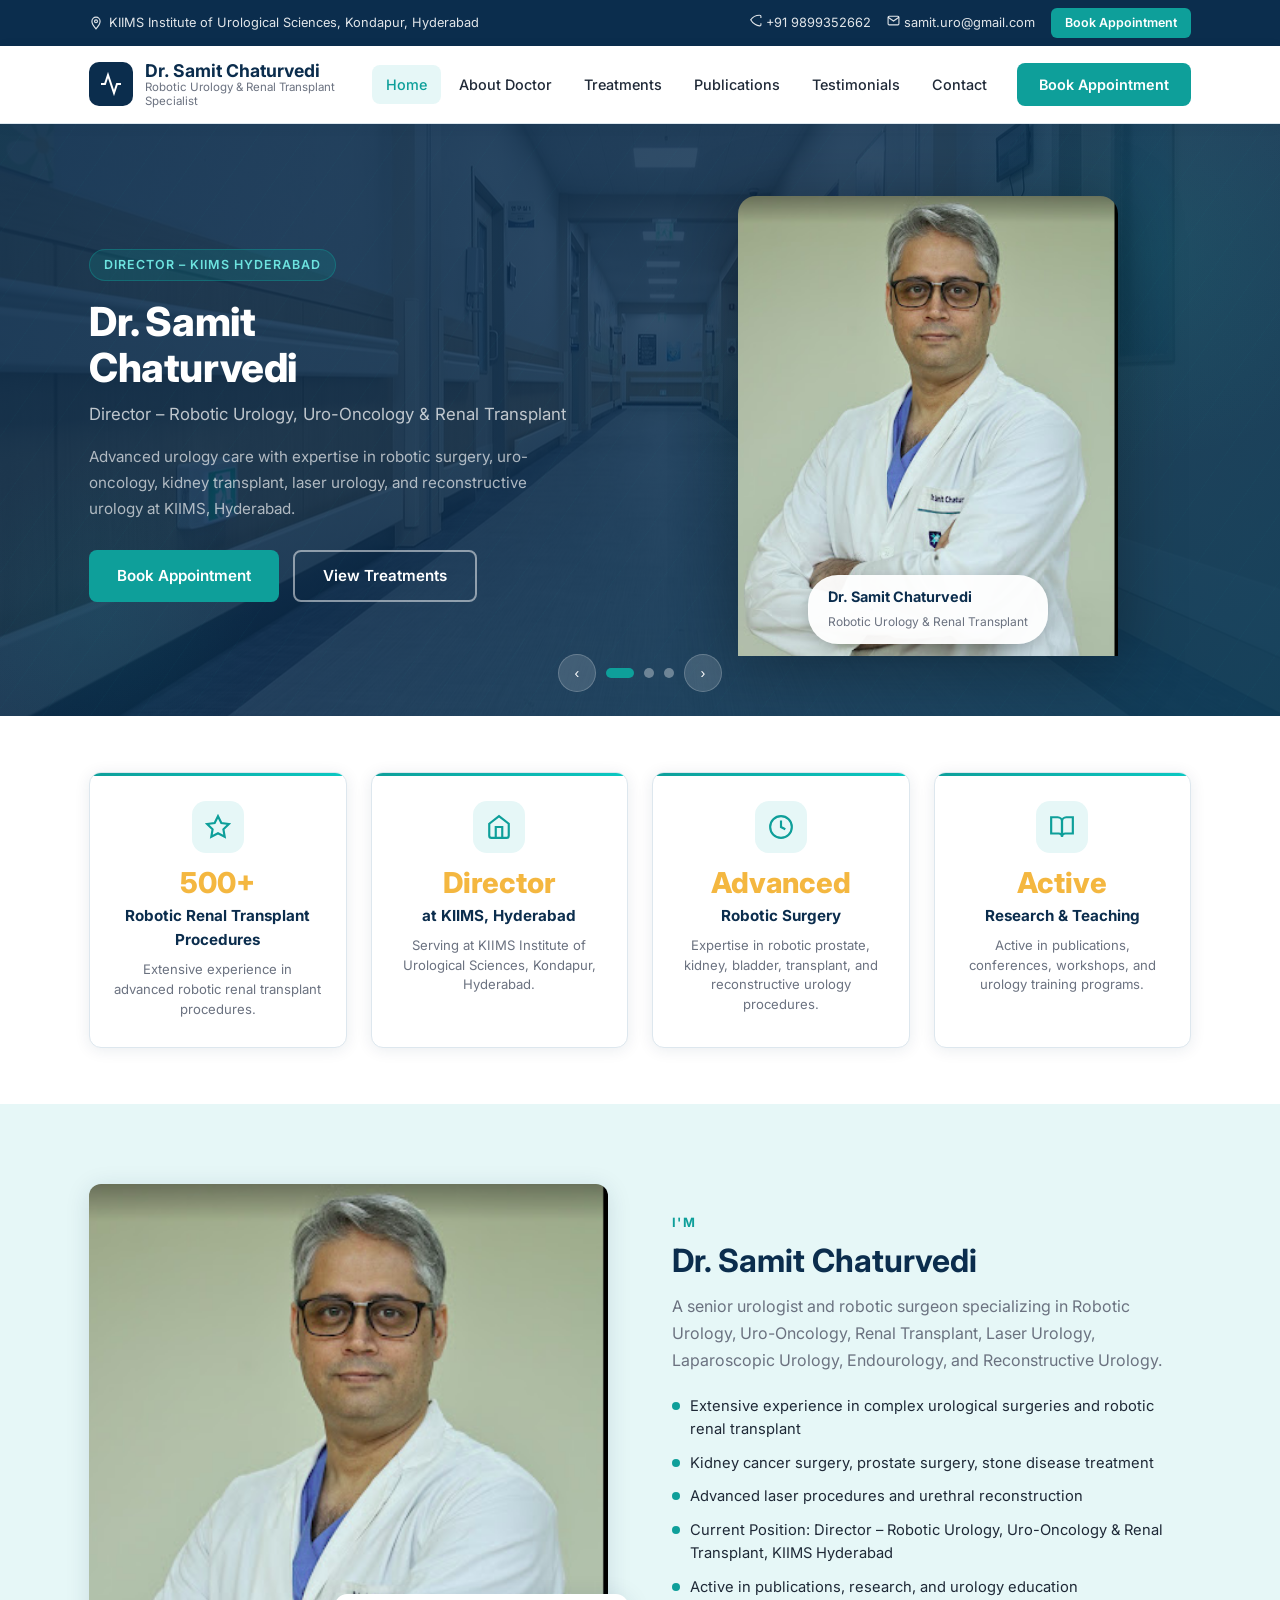
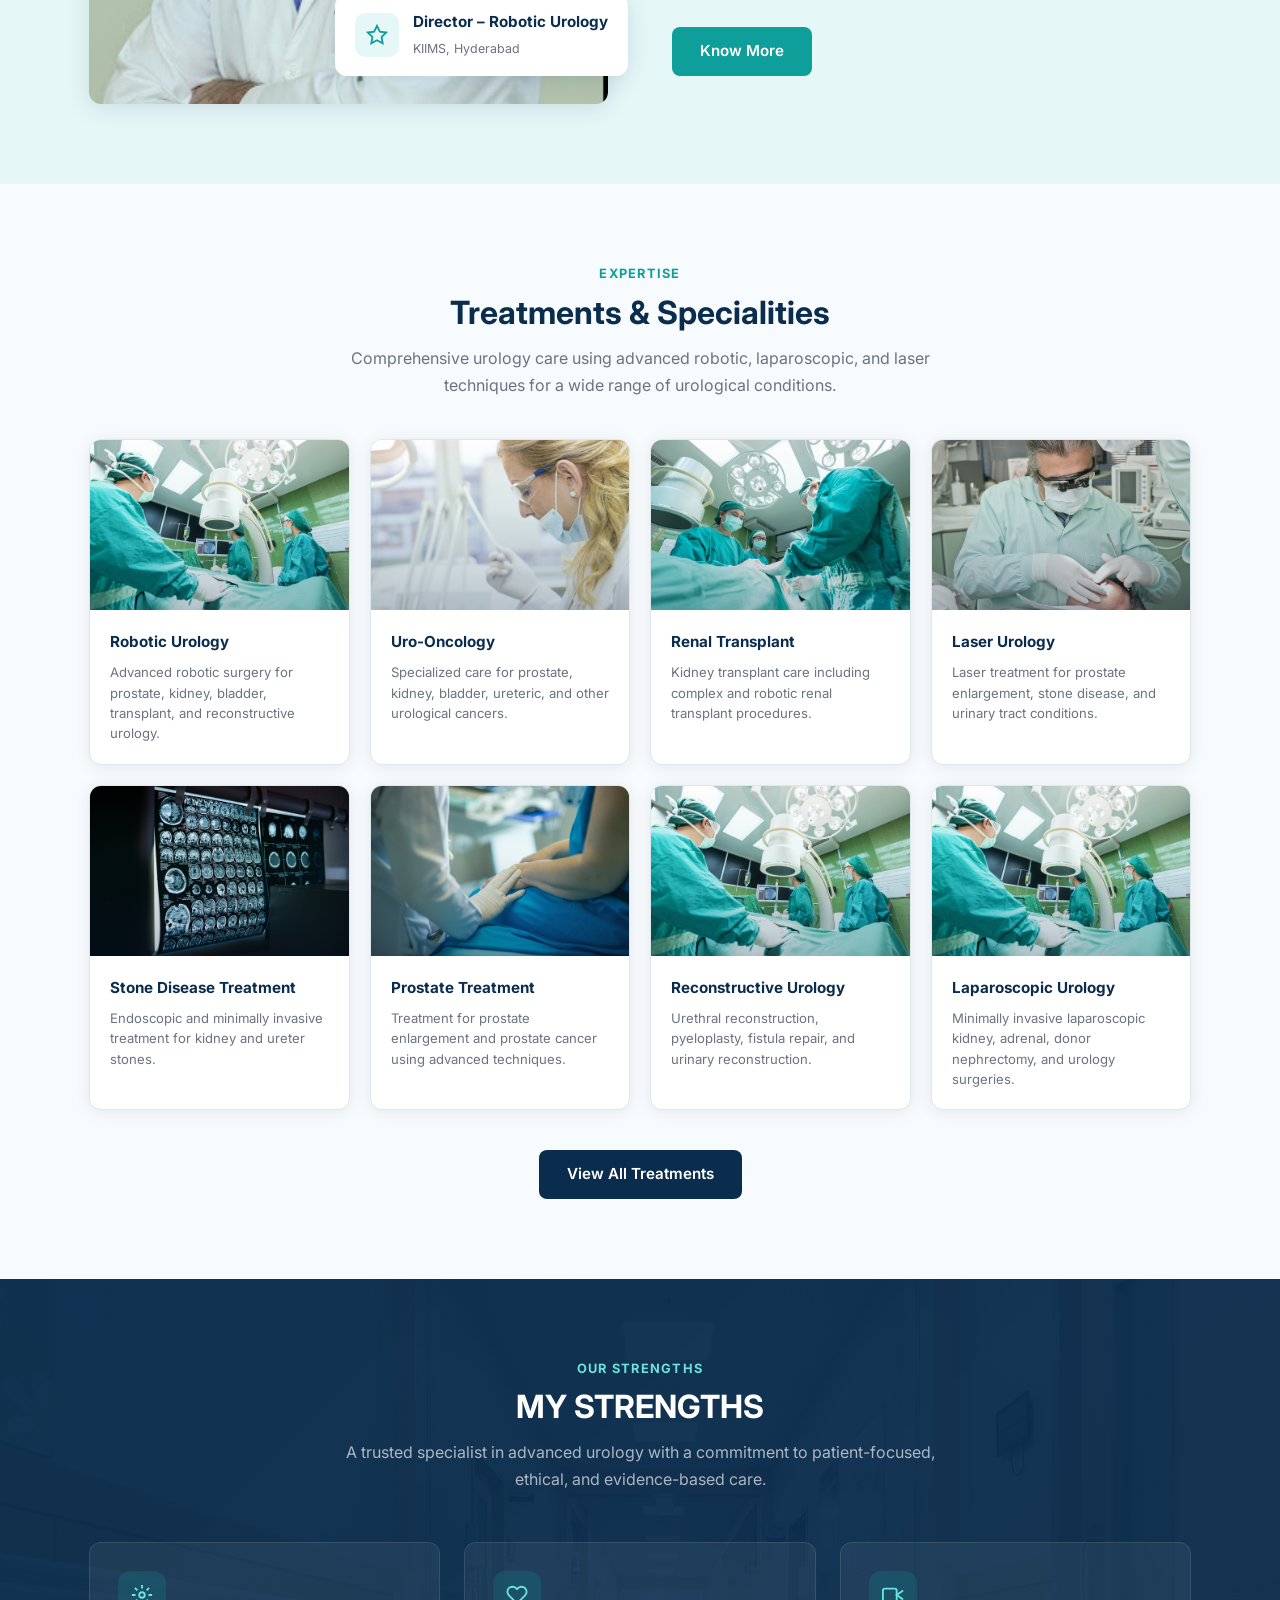
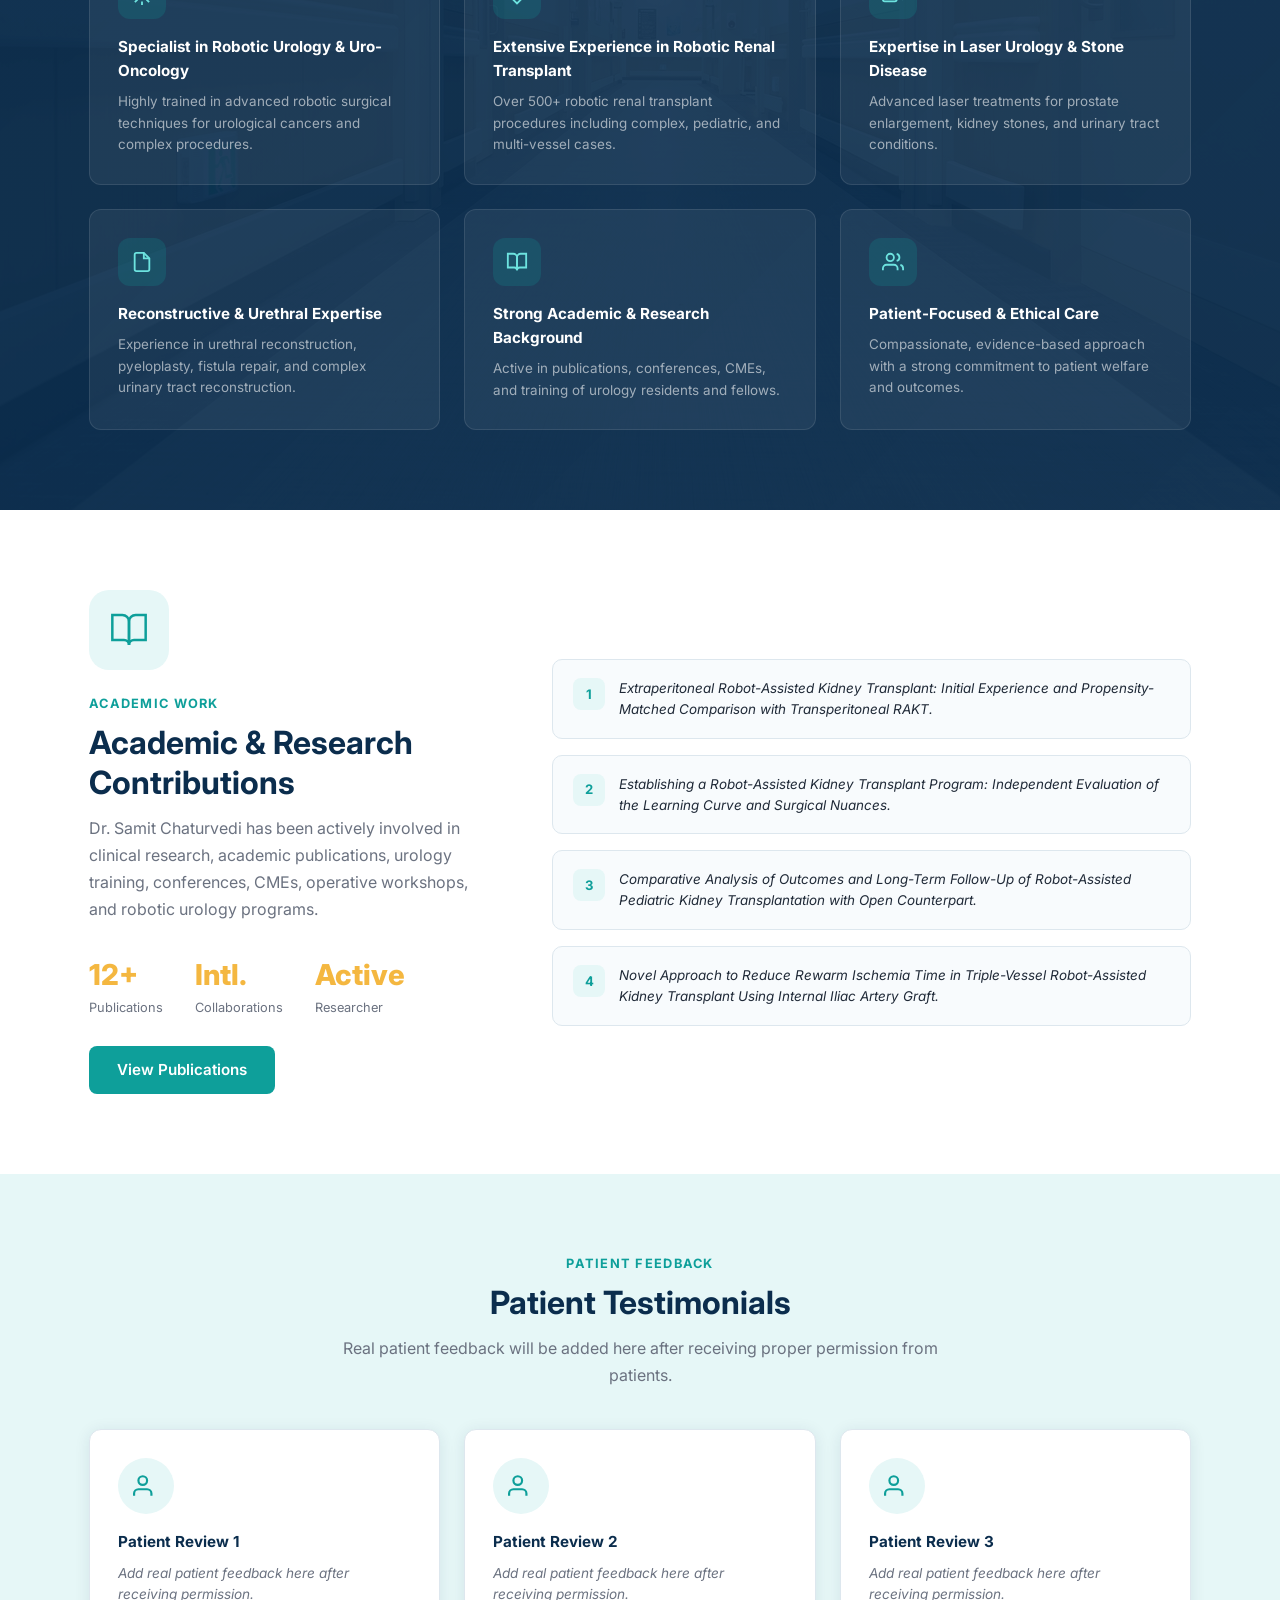
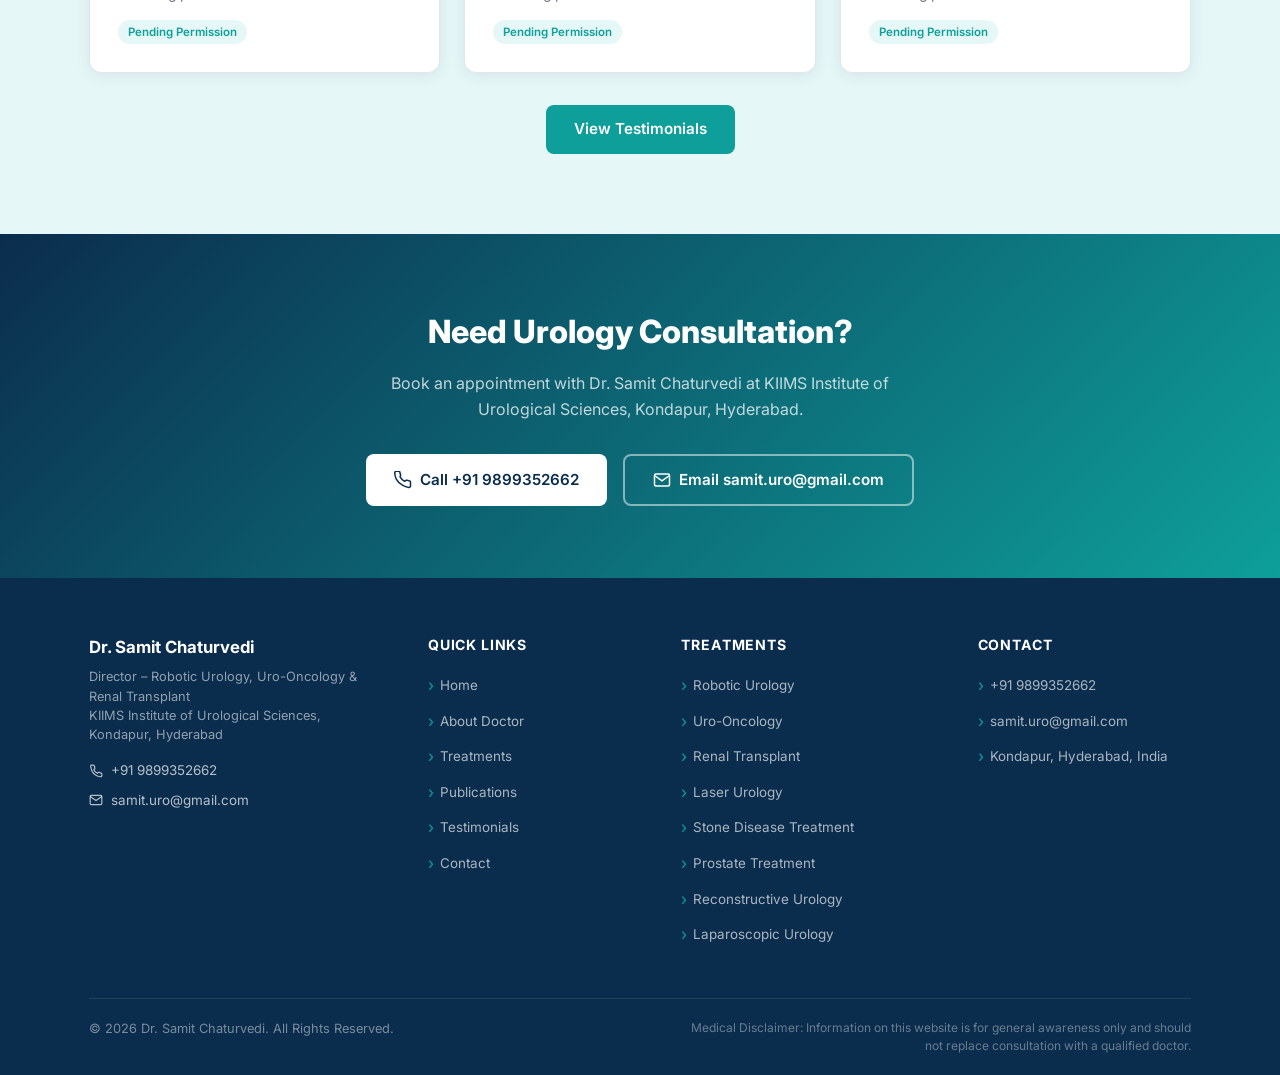
<file: index.html>
<!DOCTYPE html>
<html lang="en">
<head>
  <meta charset="UTF-8" />
  <meta name="viewport" content="width=device-width, initial-scale=1.0" />
  <title>Dr. Samit Chaturvedi | Robotic Urology, Uro-Oncology &amp; Renal Transplant Specialist in Hyderabad</title>
  <meta name="description" content="Official website of Dr. Samit Chaturvedi, Director of Robotic Urology, Uro-Oncology and Renal Transplant at KIIMS, Kondapur, Hyderabad." />
  <meta name="robots" content="index, follow" />
  <meta property="og:title" content="Dr. Samit Chaturvedi | Robotic Urology & Renal Transplant Specialist" />
  <meta property="og:description" content="Advanced urology care with expertise in robotic surgery, uro-oncology, kidney transplant, laser urology, and reconstructive urology." />
  <meta property="og:type" content="website" />
  <link rel="preconnect" href="https://fonts.googleapis.com" />
  <link rel="preconnect" href="https://fonts.gstatic.com" crossorigin />
  <link href="https://fonts.googleapis.com/css2?family=Inter:wght@400;500;600;700;800&display=swap" rel="stylesheet" />
  <link rel="stylesheet" href="style.css" />
</head>
<body>

<!-- TOP BAR -->
<div class="top-bar">
  <div class="container">
    <div class="top-bar-left">
      <svg width="14" height="14" fill="none" stroke="currentColor" stroke-width="2" viewBox="0 0 24 24"><path d="M12 2C8.13 2 5 5.13 5 9c0 5.25 7 13 7 13s7-7.75 7-13c0-3.87-3.13-7-7-7z"/><circle cx="12" cy="9" r="2.5"/></svg>
      KIIMS Institute of Urological Sciences, Kondapur, Hyderabad
    </div>
    <div class="top-bar-right">
      <a href="tel:+919899352662">
        <svg width="13" height="13" fill="none" stroke="currentColor" stroke-width="2" viewBox="0 0 24 24"><path d="M22 16.92v3a2 2 0 01-2.18 2 19.79 19.79 0 01-8.63-3.07A19.5 19.5 0 013.07 10.8 19.79 19.79 0 0120 2.18a2 2 0 012 2v3"/></svg>
        +91 9899352662
      </a>
      <a href="mailto:samit.uro@gmail.com">
        <svg width="13" height="13" fill="none" stroke="currentColor" stroke-width="2" viewBox="0 0 24 24"><path d="M4 4h16c1.1 0 2 .9 2 2v12c0 1.1-.9 2-2 2H4c-1.1 0-2-.9-2-2V6c0-1.1.9-2 2-2z"/><polyline points="22,6 12,13 2,6"/></svg>
        samit.uro@gmail.com
      </a>
      <a href="contact.html" class="top-book-btn">Book Appointment</a>
    </div>
  </div>
</div>

<!-- HEADER -->
<header>
  <div class="container">
    <div class="header-inner">
      <a href="index.html" class="logo">
        <div class="logo-icon">
          <svg width="24" height="24" fill="none" stroke="white" stroke-width="2" viewBox="0 0 24 24"><path d="M22 12h-4l-3 9L9 3l-3 9H2"/></svg>
        </div>
        <div class="logo-text">
          <div class="logo-name">Dr. Samit Chaturvedi</div>
          <div class="logo-tagline">Robotic Urology &amp; Renal Transplant Specialist</div>
        </div>
      </a>
      <nav>
        <a href="index.html" class="active">Home</a>
        <a href="about.html">About Doctor</a>
        <a href="treatments.html">Treatments</a>
        <a href="publications.html">Publications</a>
        <a href="testimonials.html">Testimonials</a>
        <a href="contact.html">Contact</a>
      </nav>
      <a href="contact.html" class="header-cta">Book Appointment</a>
      <button class="hamburger" aria-label="Menu">
        <span></span><span></span><span></span>
      </button>
    </div>
    <nav class="mobile-nav">
      <a href="index.html">Home</a>
      <a href="about.html">About Doctor</a>
      <a href="treatments.html">Treatments</a>
      <a href="publications.html">Publications</a>
      <a href="testimonials.html">Testimonials</a>
      <a href="contact.html">Contact</a>
    </nav>
  </div>
</header>

<!-- HERO SLIDER -->
<section class="hero-slider">
  <div class="slides-wrapper">

    <!-- Slide 1 -->
    <div class="slide slide-1">
      <div class="container">
        <div class="slide-inner">
          <div class="slide-content">
            <div class="slide-badge">Director – KIIMS Hyderabad</div>
            <h1 class="slide-title">Dr. Samit<br>Chaturvedi</h1>
            <p class="slide-subtitle">Director – Robotic Urology, Uro-Oncology &amp; Renal Transplant</p>
            <p class="slide-text">Advanced urology care with expertise in robotic surgery, uro-oncology, kidney transplant, laser urology, and reconstructive urology at KIIMS, Hyderabad.</p>
            <div class="slide-btns">
              <a href="contact.html" class="btn btn-primary">Book Appointment</a>
              <a href="treatments.html" class="btn btn-outline-white">View Treatments</a>
            </div>
          </div>
          <div class="slide-img-wrap">
            <div class="slide-img-bg"></div>
            <div class="doctor-photo-wrap">
              <img src="images/doctor.jpg" alt="Dr. Samit Chaturvedi – Robotic Urologist Hyderabad" onerror="this.parentNode.innerHTML='<div class=\'doctor-placeholder\'><svg width=\'48\' height=\'48\' fill=\'none\' stroke=\'currentColor\' stroke-width=\'1.5\' viewBox=\'0 0 24 24\'><path d=\'M20 21v-2a4 4 0 0 0-4-4H8a4 4 0 0 0-4 4v2\'/><circle cx=\'12\' cy=\'7\' r=\'4\'/></svg><span>Doctor Photo</span></div>'" />
              <div class="doc-name-badge">
                <strong>Dr. Samit Chaturvedi</strong>
                <span>Robotic Urology &amp; Renal Transplant</span>
              </div>
            </div>
          </div>
        </div>
      </div>
    </div>

    <!-- Slide 2 -->
    <div class="slide slide-2">
      <div class="container">
        <div class="slide-inner">
          <div class="slide-content">
            <div class="slide-badge">Advanced Minimally Invasive Care</div>
            <h1 class="slide-title">Robotic Urology &amp; Uro-Oncology Specialist</h1>
            <p class="slide-subtitle">Advanced minimally invasive urology care</p>
            <p class="slide-text">Expert care for prostate, kidney, bladder, and complex urological cancers using robotic and minimally invasive techniques for faster recovery.</p>
            <div class="slide-btns">
              <a href="treatments.html" class="btn btn-primary">Explore Treatments</a>
              <a href="contact.html" class="btn btn-outline-white">Contact Clinic</a>
            </div>
          </div>
          <div class="slide-img-wrap">
            <div class="slide-scene-wrap">
              <img src="images/robotic-surgery.jpg" alt="Robotic Urology Surgery – Advanced Minimally Invasive Care" loading="eager" />
              <div class="slide-scene-caption">
                <strong>Robotic Urology Surgery</strong>
                <span>Advanced minimally invasive techniques</span>
              </div>
            </div>
          </div>
        </div>
      </div>
    </div>

    <!-- Slide 3 -->
    <div class="slide slide-3">
      <div class="container">
        <div class="slide-inner">
          <div class="slide-content">
            <div class="slide-badge">Specialised Urology Care</div>
            <h1 class="slide-title">Kidney Transplant &amp; Laser Urology Care</h1>
            <p class="slide-subtitle">Specialized care for complex urological conditions</p>
            <p class="slide-text">Expertise in renal transplant, robotic renal transplant, stone disease, prostate enlargement, and urethral reconstruction with a patient-first approach.</p>
            <div class="slide-btns">
              <a href="contact.html" class="btn btn-primary">Book Appointment</a>
              <a href="about.html" class="btn btn-outline-white">Learn More</a>
            </div>
          </div>
          <div class="slide-img-wrap">
            <div class="slide-scene-wrap">
              <img src="images/renal-transplant.jpg" alt="Renal Transplant Surgery – Kidney Care" loading="eager" />
              <div class="slide-scene-caption">
                <strong>Renal Transplant &amp; Kidney Care</strong>
                <span>500+ robotic renal transplants performed</span>
              </div>
            </div>
          </div>
        </div>
      </div>
    </div>

  </div>
  <!-- Controls -->
  <div class="slider-controls">
    <button class="slider-arrow slider-prev" aria-label="Previous">&#8249;</button>
    <button class="slider-dot active" aria-label="Slide 1"></button>
    <button class="slider-dot" aria-label="Slide 2"></button>
    <button class="slider-dot" aria-label="Slide 3"></button>
    <button class="slider-arrow slider-next" aria-label="Next">&#8250;</button>
  </div>
</section>

<!-- ACHIEVEMENTS -->
<section class="achievements">
  <div class="container">
    <div class="achievements-grid">
      <div class="achievement-card">
        <div class="achievement-icon">
          <svg width="26" height="26" fill="none" stroke="currentColor" stroke-width="2" viewBox="0 0 24 24"><path d="M12 2l3.09 6.26L22 9.27l-5 4.87 1.18 6.88L12 17.77l-6.18 3.25L7 14.14 2 9.27l6.91-1.01L12 2z"/></svg>
        </div>
        <div class="achievement-num" data-target="500" data-suffix="+">500+</div>
        <div class="achievement-title">Robotic Renal Transplant Procedures</div>
        <div class="achievement-text">Extensive experience in advanced robotic renal transplant procedures.</div>
      </div>
      <div class="achievement-card">
        <div class="achievement-icon">
          <svg width="26" height="26" fill="none" stroke="currentColor" stroke-width="2" viewBox="0 0 24 24"><path d="M3 9l9-7 9 7v11a2 2 0 01-2 2H5a2 2 0 01-2-2z"/><polyline points="9 22 9 12 15 12 15 22"/></svg>
        </div>
        <div class="achievement-num">Director</div>
        <div class="achievement-title">at KIIMS, Hyderabad</div>
        <div class="achievement-text">Serving at KIIMS Institute of Urological Sciences, Kondapur, Hyderabad.</div>
      </div>
      <div class="achievement-card">
        <div class="achievement-icon">
          <svg width="26" height="26" fill="none" stroke="currentColor" stroke-width="2" viewBox="0 0 24 24"><circle cx="12" cy="12" r="10"/><polyline points="12 6 12 12 16 14"/></svg>
        </div>
        <div class="achievement-num">Advanced</div>
        <div class="achievement-title">Robotic Surgery</div>
        <div class="achievement-text">Expertise in robotic prostate, kidney, bladder, transplant, and reconstructive urology procedures.</div>
      </div>
      <div class="achievement-card">
        <div class="achievement-icon">
          <svg width="26" height="26" fill="none" stroke="currentColor" stroke-width="2" viewBox="0 0 24 24"><path d="M2 3h6a4 4 0 014 4v14a3 3 0 00-3-3H2z"/><path d="M22 3h-6a4 4 0 00-4 4v14a3 3 0 013-3h7z"/></svg>
        </div>
        <div class="achievement-num">Active</div>
        <div class="achievement-title">Research &amp; Teaching</div>
        <div class="achievement-text">Active in publications, conferences, workshops, and urology training programs.</div>
      </div>
    </div>
  </div>
</section>

<!-- ABOUT PREVIEW -->
<section class="about-preview">
  <div class="container">
    <div class="about-preview-inner">
      <div class="about-img-wrap">
        <img src="images/doctor.jpg" alt="About Dr. Samit Chaturvedi – Senior Urologist Hyderabad" loading="lazy" onerror="this.style.display='none'" />
        <div class="about-badge-floating">
          <div class="about-badge-icon">
            <svg width="22" height="22" fill="none" stroke="currentColor" stroke-width="2" viewBox="0 0 24 24"><path d="M12 2l3.09 6.26L22 9.27l-5 4.87 1.18 6.88L12 17.77l-6.18 3.25L7 14.14 2 9.27l6.91-1.01L12 2z"/></svg>
          </div>
          <div class="about-badge-text">
            <strong>Director – Robotic Urology</strong>
            <span>KIIMS, Hyderabad</span>
          </div>
        </div>
      </div>
      <div class="about-content">
        <div class="section-label">I'm</div>
        <h2 class="section-title">Dr. Samit Chaturvedi</h2>
        <p class="section-desc">A senior urologist and robotic surgeon specializing in Robotic Urology, Uro-Oncology, Renal Transplant, Laser Urology, Laparoscopic Urology, Endourology, and Reconstructive Urology.</p>
        <ul class="about-list">
          <li>Extensive experience in complex urological surgeries and robotic renal transplant</li>
          <li>Kidney cancer surgery, prostate surgery, stone disease treatment</li>
          <li>Advanced laser procedures and urethral reconstruction</li>
          <li>Current Position: Director – Robotic Urology, Uro-Oncology &amp; Renal Transplant, KIIMS Hyderabad</li>
          <li>Active in publications, research, and urology education</li>
        </ul>
        <a href="about.html" class="btn btn-primary">Know More</a>
      </div>
    </div>
  </div>
</section>

<!-- TREATMENTS PREVIEW -->
<section class="treatments-section">
  <div class="container">
    <div class="section-header-center">
      <div class="section-label">Expertise</div>
      <h2 class="section-title">Treatments &amp; Specialities</h2>
      <p class="section-desc">Comprehensive urology care using advanced robotic, laparoscopic, and laser techniques for a wide range of urological conditions.</p>
    </div>
    <div class="treatments-grid">
      <!-- 1 -->
      <div class="treatment-card">
        <div class="treatment-img-wrap">
          <img src="images/robotic-surgery.jpg" alt="Robotic Urology Surgery" loading="lazy" />
        </div>
        <div class="treatment-body">
          <div class="treatment-name">Robotic Urology</div>
          <div class="treatment-desc">Advanced robotic surgery for prostate, kidney, bladder, transplant, and reconstructive urology.</div>
        </div>
      </div>
      <!-- 2 -->
      <div class="treatment-card">
        <div class="treatment-img-wrap">
          <img src="images/uro-oncology.jpg" alt="Uro-Oncology Cancer Treatment" loading="lazy" />
        </div>
        <div class="treatment-body">
          <div class="treatment-name">Uro-Oncology</div>
          <div class="treatment-desc">Specialized care for prostate, kidney, bladder, ureteric, and other urological cancers.</div>
        </div>
      </div>
      <!-- 3 -->
      <div class="treatment-card">
        <div class="treatment-img-wrap">
          <img src="images/renal-transplant.jpg" alt="Renal Kidney Transplant Surgery" loading="lazy" />
        </div>
        <div class="treatment-body">
          <div class="treatment-name">Renal Transplant</div>
          <div class="treatment-desc">Kidney transplant care including complex and robotic renal transplant procedures.</div>
        </div>
      </div>
      <!-- 4 -->
      <div class="treatment-card">
        <div class="treatment-img-wrap">
          <img src="images/laser-urology.jpg" alt="Laser Urology Treatment" loading="lazy" />
        </div>
        <div class="treatment-body">
          <div class="treatment-name">Laser Urology</div>
          <div class="treatment-desc">Laser treatment for prostate enlargement, stone disease, and urinary tract conditions.</div>
        </div>
      </div>
      <!-- 5 -->
      <div class="treatment-card">
        <div class="treatment-img-wrap">
          <img src="images/stone-disease.jpg" alt="Kidney Stone Disease Treatment" loading="lazy" />
        </div>
        <div class="treatment-body">
          <div class="treatment-name">Stone Disease Treatment</div>
          <div class="treatment-desc">Endoscopic and minimally invasive treatment for kidney and ureter stones.</div>
        </div>
      </div>
      <!-- 6 -->
      <div class="treatment-card">
        <div class="treatment-img-wrap">
          <img src="images/prostate-treatment.jpg" alt="Prostate Treatment" loading="lazy" />
        </div>
        <div class="treatment-body">
          <div class="treatment-name">Prostate Treatment</div>
          <div class="treatment-desc">Treatment for prostate enlargement and prostate cancer using advanced techniques.</div>
        </div>
      </div>
      <!-- 7 -->
      <div class="treatment-card">
        <div class="treatment-img-wrap">
          <img src="images/reconstructive-urology.jpg" alt="Reconstructive Urology" loading="lazy" />
        </div>
        <div class="treatment-body">
          <div class="treatment-name">Reconstructive Urology</div>
          <div class="treatment-desc">Urethral reconstruction, pyeloplasty, fistula repair, and urinary reconstruction.</div>
        </div>
      </div>
      <!-- 8 -->
      <div class="treatment-card">
        <div class="treatment-img-wrap">
          <img src="images/laparoscopic-urology.jpg" alt="Laparoscopic Urology Surgery" loading="lazy" />
        </div>
        <div class="treatment-body">
          <div class="treatment-name">Laparoscopic Urology</div>
          <div class="treatment-desc">Minimally invasive laparoscopic kidney, adrenal, donor nephrectomy, and urology surgeries.</div>
        </div>
      </div>
    </div>
    <div class="treatments-cta">
      <a href="treatments.html" class="btn btn-navy">View All Treatments</a>
    </div>
  </div>
</section>

<!-- WHY CHOOSE -->
<section class="why-choose">
  <div class="container">
    <div class="section-header-center">
      <div class="section-label" style="color:#6de3df;">Our Strengths</div>
      <h2 class="section-title">MY STRENGTHS</h2>
      <p class="section-desc">A trusted specialist in advanced urology with a commitment to patient-focused, ethical, and evidence-based care.</p>
    </div>
    <div class="why-grid">
      <div class="why-card">
        <div class="why-icon"><svg width="22" height="22" fill="none" stroke="currentColor" stroke-width="2" viewBox="0 0 24 24"><circle cx="12" cy="12" r="3"/><path d="M12 1v4M12 19v4M4.22 4.22l2.83 2.83M16.95 16.95l2.83 2.83M1 12h4M19 12h4M4.22 19.78l2.83-2.83M16.95 7.05l2.83-2.83"/></svg></div>
        <div class="why-title">Specialist in Robotic Urology &amp; Uro-Oncology</div>
        <div class="why-text">Highly trained in advanced robotic surgical techniques for urological cancers and complex procedures.</div>
      </div>
      <div class="why-card">
        <div class="why-icon"><svg width="22" height="22" fill="none" stroke="currentColor" stroke-width="2" viewBox="0 0 24 24"><path d="M20.84 4.61a5.5 5.5 0 00-7.78 0L12 5.67l-1.06-1.06a5.5 5.5 0 00-7.78 7.78l1.06 1.06L12 21.23l7.78-7.78 1.06-1.06a5.5 5.5 0 000-7.78z"/></svg></div>
        <div class="why-title">Extensive Experience in Robotic Renal Transplant</div>
        <div class="why-text">Over 500+ robotic renal transplant procedures including complex, pediatric, and multi-vessel cases.</div>
      </div>
      <div class="why-card">
        <div class="why-icon"><svg width="22" height="22" fill="none" stroke="currentColor" stroke-width="2" viewBox="0 0 24 24"><polyline points="23 7 16 12 23 17"/><rect x="1" y="5" width="15" height="14" rx="2"/></svg></div>
        <div class="why-title">Expertise in Laser Urology &amp; Stone Disease</div>
        <div class="why-text">Advanced laser treatments for prostate enlargement, kidney stones, and urinary tract conditions.</div>
      </div>
      <div class="why-card">
        <div class="why-icon"><svg width="22" height="22" fill="none" stroke="currentColor" stroke-width="2" viewBox="0 0 24 24"><path d="M14 2H6a2 2 0 00-2 2v16a2 2 0 002 2h12a2 2 0 002-2V8z"/><polyline points="14 2 14 8 20 8"/></svg></div>
        <div class="why-title">Reconstructive &amp; Urethral Expertise</div>
        <div class="why-text">Experience in urethral reconstruction, pyeloplasty, fistula repair, and complex urinary tract reconstruction.</div>
      </div>
      <div class="why-card">
        <div class="why-icon"><svg width="22" height="22" fill="none" stroke="currentColor" stroke-width="2" viewBox="0 0 24 24"><path d="M2 3h6a4 4 0 014 4v14a3 3 0 00-3-3H2z"/><path d="M22 3h-6a4 4 0 00-4 4v14a3 3 0 013-3h7z"/></svg></div>
        <div class="why-title">Strong Academic &amp; Research Background</div>
        <div class="why-text">Active in publications, conferences, CMEs, and training of urology residents and fellows.</div>
      </div>
      <div class="why-card">
        <div class="why-icon"><svg width="22" height="22" fill="none" stroke="currentColor" stroke-width="2" viewBox="0 0 24 24"><path d="M17 21v-2a4 4 0 00-4-4H5a4 4 0 00-4 4v2"/><circle cx="9" cy="7" r="4"/><path d="M23 21v-2a4 4 0 00-3-3.87"/><path d="M16 3.13a4 4 0 010 7.75"/></svg></div>
        <div class="why-title">Patient-Focused &amp; Ethical Care</div>
        <div class="why-text">Compassionate, evidence-based approach with a strong commitment to patient welfare and outcomes.</div>
      </div>
    </div>
  </div>
</section>

<!-- PUBLICATIONS PREVIEW -->
<section class="publications-section">
  <div class="container">
    <div class="pub-preview-inner">
      <div>
        <div class="pub-icon-large">
          <svg width="40" height="40" fill="none" stroke="currentColor" stroke-width="1.5" viewBox="0 0 24 24"><path d="M2 3h6a4 4 0 014 4v14a3 3 0 00-3-3H2z"/><path d="M22 3h-6a4 4 0 00-4 4v14a3 3 0 013-3h7z"/></svg>
        </div>
        <div class="section-label">Academic Work</div>
        <h2 class="section-title">Academic &amp; Research Contributions</h2>
        <p class="section-desc">Dr. Samit Chaturvedi has been actively involved in clinical research, academic publications, urology training, conferences, CMEs, operative workshops, and robotic urology programs.</p>
        <div class="pub-stats">
          <div>
            <div class="pub-stat-num">12+</div>
            <div class="pub-stat-label">Publications</div>
          </div>
          <div>
            <div class="pub-stat-num">Intl.</div>
            <div class="pub-stat-label">Collaborations</div>
          </div>
          <div>
            <div class="pub-stat-num">Active</div>
            <div class="pub-stat-label">Researcher</div>
          </div>
        </div>
        <a href="publications.html" class="btn btn-primary">View Publications</a>
      </div>
      <div>
        <div class="pub-list-preview">
          <div class="pub-card-mini">
            <div class="pub-num">1</div>
            <div class="pub-card-text">Extraperitoneal Robot-Assisted Kidney Transplant: Initial Experience and Propensity-Matched Comparison with Transperitoneal RAKT.</div>
          </div>
          <div class="pub-card-mini">
            <div class="pub-num">2</div>
            <div class="pub-card-text">Establishing a Robot-Assisted Kidney Transplant Program: Independent Evaluation of the Learning Curve and Surgical Nuances.</div>
          </div>
          <div class="pub-card-mini">
            <div class="pub-num">3</div>
            <div class="pub-card-text">Comparative Analysis of Outcomes and Long-Term Follow-Up of Robot-Assisted Pediatric Kidney Transplantation with Open Counterpart.</div>
          </div>
          <div class="pub-card-mini">
            <div class="pub-num">4</div>
            <div class="pub-card-text">Novel Approach to Reduce Rewarm Ischemia Time in Triple-Vessel Robot-Assisted Kidney Transplant Using Internal Iliac Artery Graft.</div>
          </div>
        </div>
      </div>
    </div>
  </div>
</section>

<!-- TESTIMONIALS PLACEHOLDER -->
<section class="testimonials-section">
  <div class="container">
    <div class="section-header-center">
      <div class="section-label">Patient Feedback</div>
      <h2 class="section-title">Patient Testimonials</h2>
      <p class="section-desc">Real patient feedback will be added here after receiving proper permission from patients.</p>
    </div>
    <div class="testimonials-grid">
      <div class="testimonial-card">
        <div class="testimonial-placeholder"><svg width="26" height="26" fill="none" stroke="currentColor" stroke-width="2" viewBox="0 0 24 24"><path d="M17 21v-2a4 4 0 00-4-4H5a4 4 0 00-4 4v2"/><circle cx="9" cy="7" r="4"/></svg></div>
        <div class="testimonial-title">Patient Review 1</div>
        <div class="testimonial-text">Add real patient feedback here after receiving permission.</div>
        <span class="testimonial-badge">Pending Permission</span>
      </div>
      <div class="testimonial-card">
        <div class="testimonial-placeholder"><svg width="26" height="26" fill="none" stroke="currentColor" stroke-width="2" viewBox="0 0 24 24"><path d="M17 21v-2a4 4 0 00-4-4H5a4 4 0 00-4 4v2"/><circle cx="9" cy="7" r="4"/></svg></div>
        <div class="testimonial-title">Patient Review 2</div>
        <div class="testimonial-text">Add real patient feedback here after receiving permission.</div>
        <span class="testimonial-badge">Pending Permission</span>
      </div>
      <div class="testimonial-card">
        <div class="testimonial-placeholder"><svg width="26" height="26" fill="none" stroke="currentColor" stroke-width="2" viewBox="0 0 24 24"><path d="M17 21v-2a4 4 0 00-4-4H5a4 4 0 00-4 4v2"/><circle cx="9" cy="7" r="4"/></svg></div>
        <div class="testimonial-title">Patient Review 3</div>
        <div class="testimonial-text">Add real patient feedback here after receiving permission.</div>
        <span class="testimonial-badge">Pending Permission</span>
      </div>
    </div>
    <div style="text-align:center;margin-top:32px;">
      <a href="testimonials.html" class="btn btn-primary">View Testimonials</a>
    </div>
  </div>
</section>

<!-- APPOINTMENT CTA -->
<section class="appointment-cta">
  <div class="container">
    <div class="appointment-cta-inner">
      <h2>Need Urology Consultation?</h2>
      <p>Book an appointment with Dr. Samit Chaturvedi at KIIMS Institute of Urological Sciences, Kondapur, Hyderabad.</p>
      <div class="cta-btns">
        <a href="tel:+919899352662" class="btn btn-white">
          <svg width="18" height="18" fill="none" stroke="currentColor" stroke-width="2" viewBox="0 0 24 24"><path d="M22 16.92v3a2 2 0 01-2.18 2 19.79 19.79 0 01-8.63-3.07A19.5 19.5 0 013.07 10.8 19.79 19.79 0 01.99 2.2a2 2 0 012-1.79h3a2 2 0 012 1.72 12.84 12.84 0 00.7 2.81 2 2 0 01-.45 2.11L8.09 7.91a16 16 0 006 6l1.06-1.06a2 2 0 012.11-.45 12.84 12.84 0 002.81.7A2 2 0 0122 15v1.92z"/></svg>
          Call +91 9899352662
        </a>
        <a href="mailto:samit.uro@gmail.com" class="btn btn-outline-white">
          <svg width="18" height="18" fill="none" stroke="currentColor" stroke-width="2" viewBox="0 0 24 24"><path d="M4 4h16c1.1 0 2 .9 2 2v12c0 1.1-.9 2-2 2H4c-1.1 0-2-.9-2-2V6c0-1.1.9-2 2-2z"/><polyline points="22,6 12,13 2,6"/></svg>
          Email samit.uro@gmail.com
        </a>
      </div>
    </div>
  </div>
</section>

<!-- FOOTER -->
<footer>
  <div class="container">
    <div class="footer-grid">
      <div class="footer-brand">
        <div class="footer-logo-name">Dr. Samit Chaturvedi</div>
        <div class="footer-logo-sub">Director – Robotic Urology, Uro-Oncology &amp; Renal Transplant<br>KIIMS Institute of Urological Sciences, Kondapur, Hyderabad</div>
        <div class="footer-contact-mini">
          <a href="tel:+919899352662"><svg width="14" height="14" fill="none" stroke="currentColor" stroke-width="2" viewBox="0 0 24 24"><path d="M22 16.92v3a2 2 0 01-2.18 2 19.79 19.79 0 01-8.63-3.07 19.5 19.5 0 01-4.99-4.99 19.79 19.79 0 01-3.07-8.67A2 2 0 014.34 2h3a2 2 0 012 1.72c.127.96.361 1.903.7 2.81a2 2 0 01-.45 2.11L8.09 9.91a16 16 0 006 6l1.06-1.06a2 2 0 012.11-.45c.907.339 1.85.573 2.81.7A2 2 0 0122 17v-.08z"/></svg>+91 9899352662</a>
          <a href="mailto:samit.uro@gmail.com"><svg width="14" height="14" fill="none" stroke="currentColor" stroke-width="2" viewBox="0 0 24 24"><path d="M4 4h16c1.1 0 2 .9 2 2v12c0 1.1-.9 2-2 2H4c-1.1 0-2-.9-2-2V6c0-1.1.9-2 2-2z"/><polyline points="22,6 12,13 2,6"/></svg>samit.uro@gmail.com</a>
        </div>
      </div>
      <div class="footer-col">
        <h4>Quick Links</h4>
        <ul>
          <li><a href="index.html">Home</a></li>
          <li><a href="about.html">About Doctor</a></li>
          <li><a href="treatments.html">Treatments</a></li>
          <li><a href="publications.html">Publications</a></li>
          <li><a href="testimonials.html">Testimonials</a></li>
          <li><a href="contact.html">Contact</a></li>
        </ul>
      </div>
      <div class="footer-col">
        <h4>Treatments</h4>
        <ul>
          <li><a href="treatments.html">Robotic Urology</a></li>
          <li><a href="treatments.html">Uro-Oncology</a></li>
          <li><a href="treatments.html">Renal Transplant</a></li>
          <li><a href="treatments.html">Laser Urology</a></li>
          <li><a href="treatments.html">Stone Disease Treatment</a></li>
          <li><a href="treatments.html">Prostate Treatment</a></li>
          <li><a href="treatments.html">Reconstructive Urology</a></li>
          <li><a href="treatments.html">Laparoscopic Urology</a></li>
        </ul>
      </div>
      <div class="footer-col">
        <h4>Contact</h4>
        <ul>
          <li><a href="tel:+919899352662">+91 9899352662</a></li>
          <li><a href="mailto:samit.uro@gmail.com">samit.uro@gmail.com</a></li>
          <li><a href="https://www.google.com/maps/search/KIIMS+Institute+of+Urological+Sciences+Kondapur+Hyderabad" target="_blank" rel="noopener">Kondapur, Hyderabad, India</a></li>
        </ul>
      </div>
    </div>
    <div class="footer-bottom">
      <div class="footer-copy">© 2026 Dr. Samit Chaturvedi. All Rights Reserved.</div>
      <div class="footer-disclaimer">Medical Disclaimer: Information on this website is for general awareness only and should not replace consultation with a qualified doctor.</div>
    </div>
  </div>
</footer>

<script src="script.js"></script>
</body>
</html>
</file>
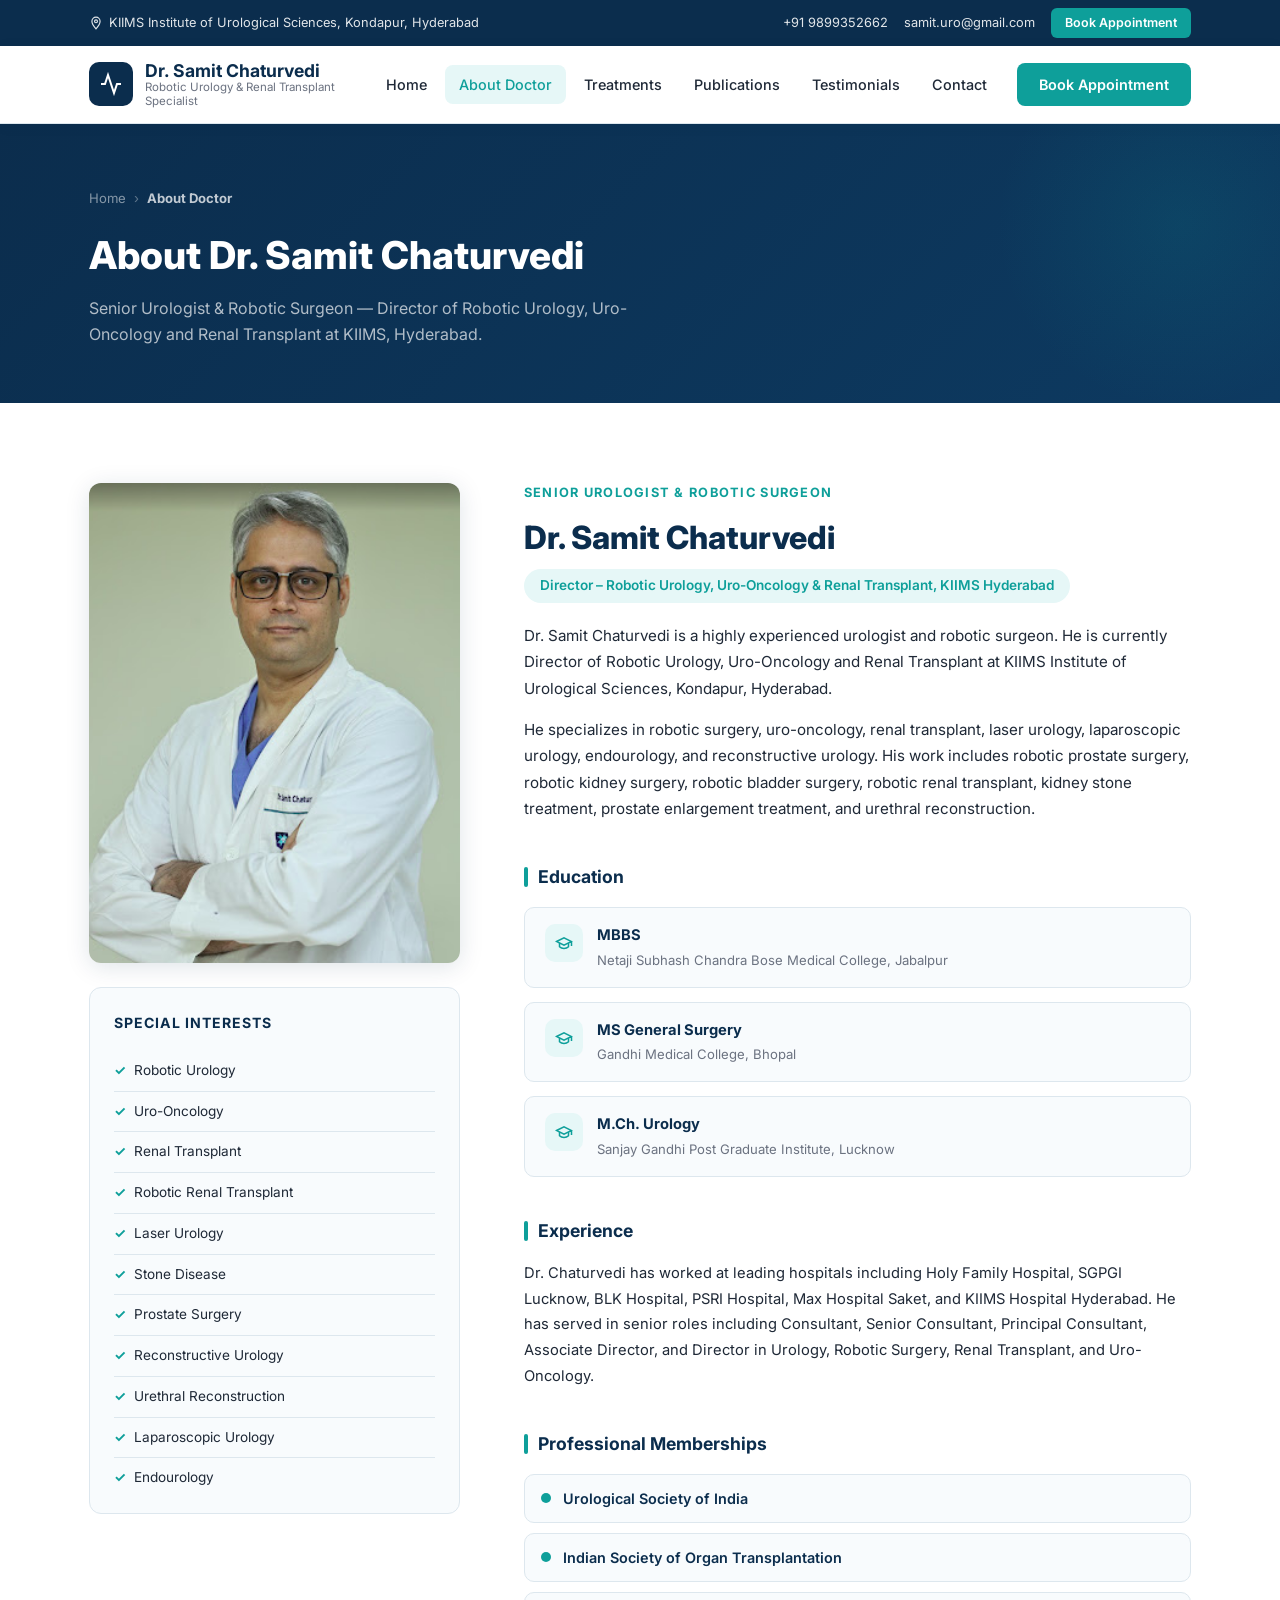
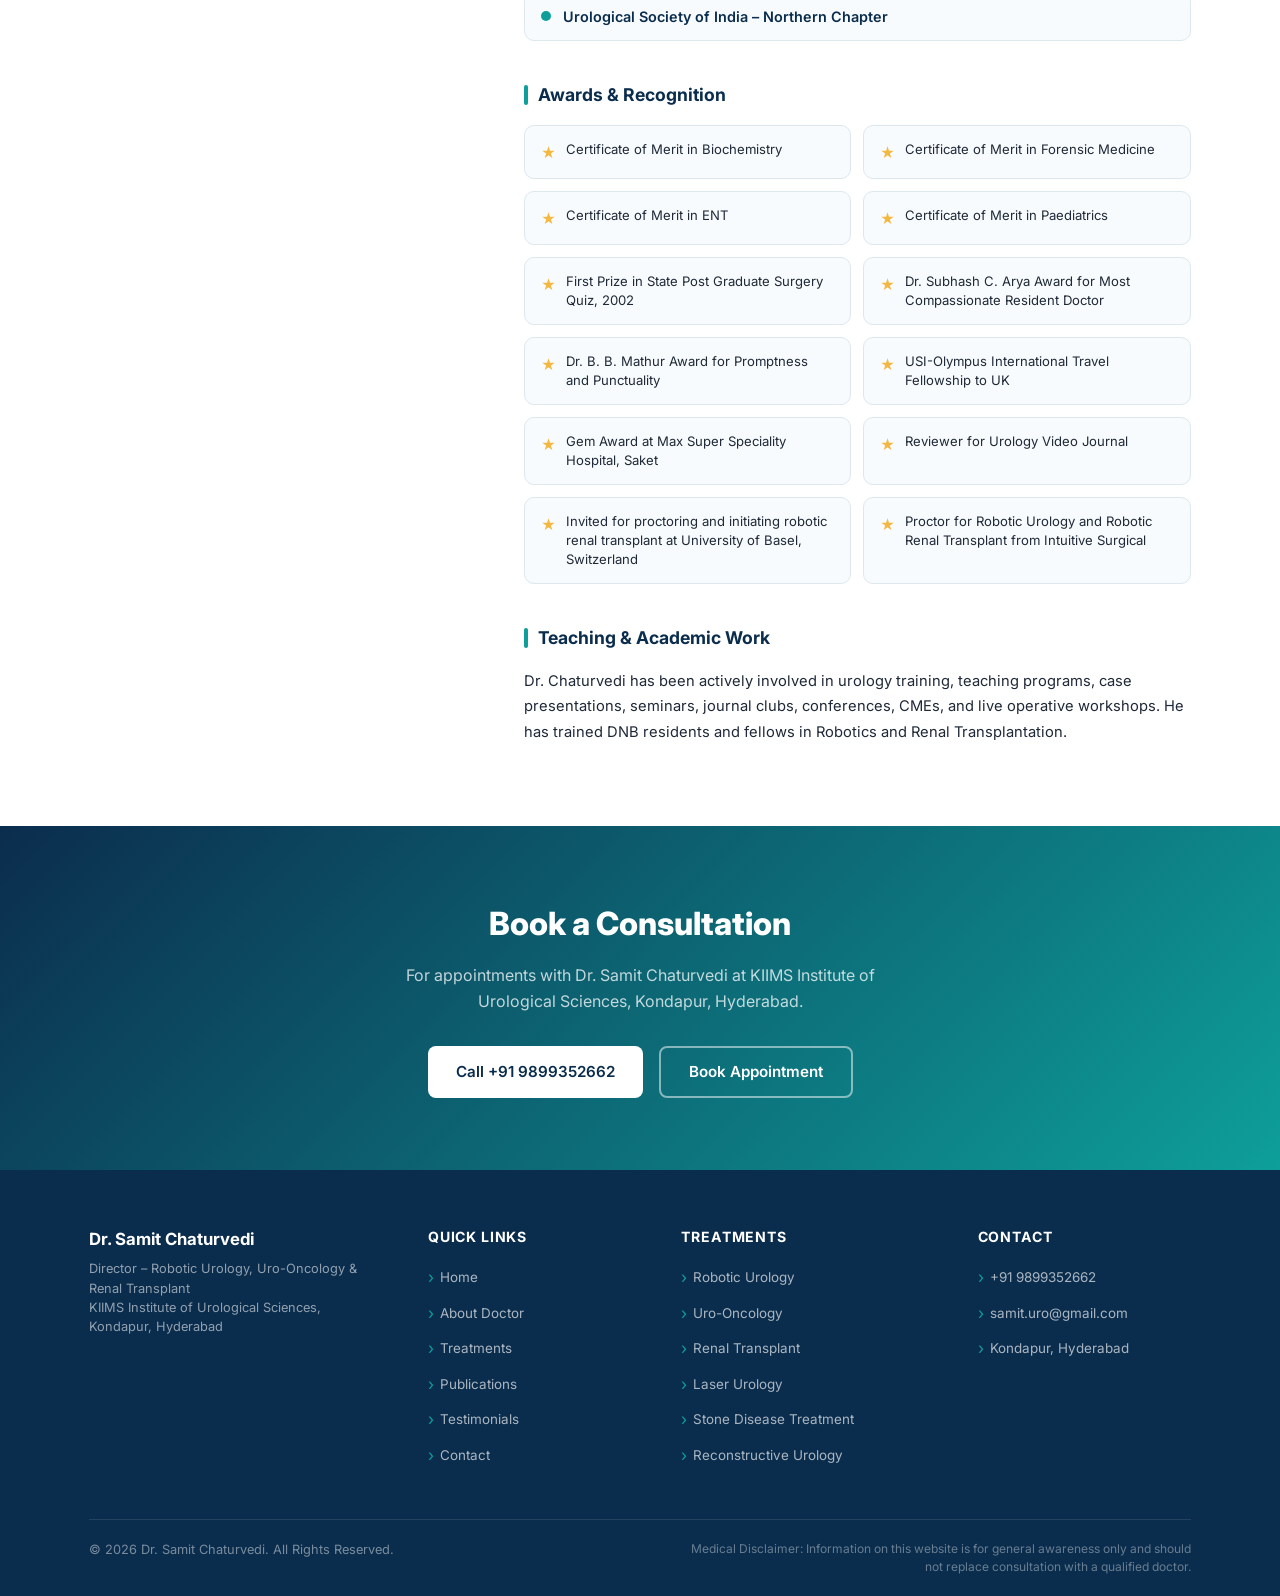
<file: about.html>
<!DOCTYPE html>
<html lang="en">
<head>
  <meta charset="UTF-8" />
  <meta name="viewport" content="width=device-width, initial-scale=1.0" />
  <title>About Dr. Samit Chaturvedi | Robotic Urologist in Hyderabad</title>
  <meta name="description" content="Learn about Dr. Samit Chaturvedi, Director of Robotic Urology, Uro-Oncology and Renal Transplant at KIIMS, Hyderabad." />
  <meta name="robots" content="index, follow" />
  <link rel="preconnect" href="https://fonts.googleapis.com" />
  <link rel="preconnect" href="https://fonts.gstatic.com" crossorigin />
  <link href="https://fonts.googleapis.com/css2?family=Inter:wght@400;500;600;700;800&display=swap" rel="stylesheet" />
  <link rel="stylesheet" href="style.css" />
</head>
<body>

<!-- TOP BAR -->
<div class="top-bar">
  <div class="container">
    <div class="top-bar-left">
      <svg width="14" height="14" fill="none" stroke="currentColor" stroke-width="2" viewBox="0 0 24 24"><path d="M12 2C8.13 2 5 5.13 5 9c0 5.25 7 13 7 13s7-7.75 7-13c0-3.87-3.13-7-7-7z"/><circle cx="12" cy="9" r="2.5"/></svg>
      KIIMS Institute of Urological Sciences, Kondapur, Hyderabad
    </div>
    <div class="top-bar-right">
      <a href="tel:+919899352662">+91 9899352662</a>
      <a href="mailto:samit.uro@gmail.com">samit.uro@gmail.com</a>
      <a href="contact.html" class="top-book-btn">Book Appointment</a>
    </div>
  </div>
</div>

<!-- HEADER -->
<header>
  <div class="container">
    <div class="header-inner">
      <a href="index.html" class="logo">
        <div class="logo-icon"><svg width="24" height="24" fill="none" stroke="white" stroke-width="2" viewBox="0 0 24 24"><path d="M22 12h-4l-3 9L9 3l-3 9H2"/></svg></div>
        <div class="logo-text">
          <div class="logo-name">Dr. Samit Chaturvedi</div>
          <div class="logo-tagline">Robotic Urology &amp; Renal Transplant Specialist</div>
        </div>
      </a>
      <nav>
        <a href="index.html">Home</a>
        <a href="about.html" class="active">About Doctor</a>
        <a href="treatments.html">Treatments</a>
        <a href="publications.html">Publications</a>
        <a href="testimonials.html">Testimonials</a>
        <a href="contact.html">Contact</a>
      </nav>
      <a href="contact.html" class="header-cta">Book Appointment</a>
      <button class="hamburger" aria-label="Menu"><span></span><span></span><span></span></button>
    </div>
    <nav class="mobile-nav">
      <a href="index.html">Home</a>
      <a href="about.html">About Doctor</a>
      <a href="treatments.html">Treatments</a>
      <a href="publications.html">Publications</a>
      <a href="testimonials.html">Testimonials</a>
      <a href="contact.html">Contact</a>
    </nav>
  </div>
</header>

<!-- PAGE HERO -->
<section class="page-hero">
  <div class="container">
    <div class="page-hero-content">
      <div class="breadcrumb">
        <a href="index.html">Home</a>
        <span>›</span>
        <strong>About Doctor</strong>
      </div>
      <h1>About Dr. Samit Chaturvedi</h1>
      <p>Senior Urologist &amp; Robotic Surgeon — Director of Robotic Urology, Uro-Oncology and Renal Transplant at KIIMS, Hyderabad.</p>
    </div>
  </div>
</section>

<!-- ABOUT MAIN -->
<section class="about-main">
  <div class="container">
    <div class="about-main-grid">

      <!-- SIDEBAR -->
      <div class="about-sidebar">
        <img src="images/doctor.jpg" alt="Dr. Samit Chaturvedi – Robotic Urologist Hyderabad" onerror="this.style.background='#e6f7f7';this.style.height='320px';this.alt='Doctor Photo'" />
        <div class="about-sidebar-card">
          <h4>Special Interests</h4>
          <ul>
            <li>Robotic Urology</li>
            <li>Uro-Oncology</li>
            <li>Renal Transplant</li>
            <li>Robotic Renal Transplant</li>
            <li>Laser Urology</li>
            <li>Stone Disease</li>
            <li>Prostate Surgery</li>
            <li>Reconstructive Urology</li>
            <li>Urethral Reconstruction</li>
            <li>Laparoscopic Urology</li>
            <li>Endourology</li>
          </ul>
        </div>
      </div>

      <!-- DETAILS -->
      <div class="about-details">
        <div class="section-label">Senior Urologist &amp; Robotic Surgeon</div>
        <h2>Dr. Samit Chaturvedi</h2>
        <span class="position-tag">Director – Robotic Urology, Uro-Oncology &amp; Renal Transplant, KIIMS Hyderabad</span>

        <p style="color:var(--text);line-height:1.75;font-size:0.95rem;">Dr. Samit Chaturvedi is a highly experienced urologist and robotic surgeon. He is currently Director of Robotic Urology, Uro-Oncology and Renal Transplant at KIIMS Institute of Urological Sciences, Kondapur, Hyderabad.</p>

        <p style="color:var(--text);line-height:1.75;font-size:0.95rem;margin-top:14px;">He specializes in robotic surgery, uro-oncology, renal transplant, laser urology, laparoscopic urology, endourology, and reconstructive urology. His work includes robotic prostate surgery, robotic kidney surgery, robotic bladder surgery, robotic renal transplant, kidney stone treatment, prostate enlargement treatment, and urethral reconstruction.</p>

        <!-- EDUCATION -->
        <div class="about-section">
          <h3>Education</h3>
          <div class="edu-list">
            <div class="edu-item">
              <div class="edu-icon"><svg width="18" height="18" fill="none" stroke="currentColor" stroke-width="2" viewBox="0 0 24 24"><path d="M22 10v6M2 10l10-5 10 5-10 5z"/><path d="M6 12v5c3 3 9 3 12 0v-5"/></svg></div>
              <div>
                <div class="edu-degree">MBBS</div>
                <div class="edu-college">Netaji Subhash Chandra Bose Medical College, Jabalpur</div>
              </div>
            </div>
            <div class="edu-item">
              <div class="edu-icon"><svg width="18" height="18" fill="none" stroke="currentColor" stroke-width="2" viewBox="0 0 24 24"><path d="M22 10v6M2 10l10-5 10 5-10 5z"/><path d="M6 12v5c3 3 9 3 12 0v-5"/></svg></div>
              <div>
                <div class="edu-degree">MS General Surgery</div>
                <div class="edu-college">Gandhi Medical College, Bhopal</div>
              </div>
            </div>
            <div class="edu-item">
              <div class="edu-icon"><svg width="18" height="18" fill="none" stroke="currentColor" stroke-width="2" viewBox="0 0 24 24"><path d="M22 10v6M2 10l10-5 10 5-10 5z"/><path d="M6 12v5c3 3 9 3 12 0v-5"/></svg></div>
              <div>
                <div class="edu-degree">M.Ch. Urology</div>
                <div class="edu-college">Sanjay Gandhi Post Graduate Institute, Lucknow</div>
              </div>
            </div>
          </div>
        </div>

        <!-- EXPERIENCE -->
        <div class="about-section">
          <h3>Experience</h3>
          <p style="color:var(--text);line-height:1.75;font-size:0.92rem;">Dr. Chaturvedi has worked at leading hospitals including Holy Family Hospital, SGPGI Lucknow, BLK Hospital, PSRI Hospital, Max Hospital Saket, and KIIMS Hospital Hyderabad. He has served in senior roles including Consultant, Senior Consultant, Principal Consultant, Associate Director, and Director in Urology, Robotic Surgery, Renal Transplant, and Uro-Oncology.</p>
        </div>

        <!-- MEMBERSHIPS -->
        <div class="about-section">
          <h3>Professional Memberships</h3>
          <div class="memberships-list">
            <div class="membership-item"><div class="membership-dot"></div><div class="membership-name">Urological Society of India</div></div>
            <div class="membership-item"><div class="membership-dot"></div><div class="membership-name">Indian Society of Organ Transplantation</div></div>
            <div class="membership-item"><div class="membership-dot"></div><div class="membership-name">Urological Society of India – Northern Chapter</div></div>
          </div>
        </div>

        <!-- AWARDS -->
        <div class="about-section">
          <h3>Awards &amp; Recognition</h3>
          <div class="awards-grid">
            <div class="award-item"><span class="award-text">Certificate of Merit in Biochemistry</span></div>
            <div class="award-item"><span class="award-text">Certificate of Merit in Forensic Medicine</span></div>
            <div class="award-item"><span class="award-text">Certificate of Merit in ENT</span></div>
            <div class="award-item"><span class="award-text">Certificate of Merit in Paediatrics</span></div>
            <div class="award-item"><span class="award-text">First Prize in State Post Graduate Surgery Quiz, 2002</span></div>
            <div class="award-item"><span class="award-text">Dr. Subhash C. Arya Award for Most Compassionate Resident Doctor</span></div>
            <div class="award-item"><span class="award-text">Dr. B. B. Mathur Award for Promptness and Punctuality</span></div>
            <div class="award-item"><span class="award-text">USI-Olympus International Travel Fellowship to UK</span></div>
            <div class="award-item"><span class="award-text">Gem Award at Max Super Speciality Hospital, Saket</span></div>
            <div class="award-item"><span class="award-text">Reviewer for Urology Video Journal</span></div>
            <div class="award-item"><span class="award-text">Invited for proctoring and initiating robotic renal transplant at University of Basel, Switzerland</span></div>
            <div class="award-item"><span class="award-text">Proctor for Robotic Urology and Robotic Renal Transplant from Intuitive Surgical</span></div>
          </div>
        </div>

        <!-- TEACHING -->
        <div class="about-section">
          <h3>Teaching &amp; Academic Work</h3>
          <p style="color:var(--text);line-height:1.75;font-size:0.92rem;">Dr. Chaturvedi has been actively involved in urology training, teaching programs, case presentations, seminars, journal clubs, conferences, CMEs, and live operative workshops. He has trained DNB residents and fellows in Robotics and Renal Transplantation.</p>
        </div>

      </div>
    </div>
  </div>
</section>

<!-- CTA -->
<section class="appointment-cta">
  <div class="container">
    <div class="appointment-cta-inner">
      <h2>Book a Consultation</h2>
      <p>For appointments with Dr. Samit Chaturvedi at KIIMS Institute of Urological Sciences, Kondapur, Hyderabad.</p>
      <div class="cta-btns">
        <a href="tel:+919899352662" class="btn btn-white">Call +91 9899352662</a>
        <a href="contact.html" class="btn btn-outline-white">Book Appointment</a>
      </div>
    </div>
  </div>
</section>

<!-- FOOTER -->
<footer>
  <div class="container">
    <div class="footer-grid">
      <div class="footer-brand">
        <div class="footer-logo-name">Dr. Samit Chaturvedi</div>
        <div class="footer-logo-sub">Director – Robotic Urology, Uro-Oncology &amp; Renal Transplant<br>KIIMS Institute of Urological Sciences, Kondapur, Hyderabad</div>
      </div>
      <div class="footer-col">
        <h4>Quick Links</h4>
        <ul>
          <li><a href="index.html">Home</a></li>
          <li><a href="about.html">About Doctor</a></li>
          <li><a href="treatments.html">Treatments</a></li>
          <li><a href="publications.html">Publications</a></li>
          <li><a href="testimonials.html">Testimonials</a></li>
          <li><a href="contact.html">Contact</a></li>
        </ul>
      </div>
      <div class="footer-col">
        <h4>Treatments</h4>
        <ul>
          <li><a href="treatments.html">Robotic Urology</a></li>
          <li><a href="treatments.html">Uro-Oncology</a></li>
          <li><a href="treatments.html">Renal Transplant</a></li>
          <li><a href="treatments.html">Laser Urology</a></li>
          <li><a href="treatments.html">Stone Disease Treatment</a></li>
          <li><a href="treatments.html">Reconstructive Urology</a></li>
        </ul>
      </div>
      <div class="footer-col">
        <h4>Contact</h4>
        <ul>
          <li><a href="tel:+919899352662">+91 9899352662</a></li>
          <li><a href="mailto:samit.uro@gmail.com">samit.uro@gmail.com</a></li>
          <li><a href="https://www.google.com/maps/search/KIIMS+Institute+Kondapur+Hyderabad" target="_blank">Kondapur, Hyderabad</a></li>
        </ul>
      </div>
    </div>
    <div class="footer-bottom">
      <div class="footer-copy">© 2026 Dr. Samit Chaturvedi. All Rights Reserved.</div>
      <div class="footer-disclaimer">Medical Disclaimer: Information on this website is for general awareness only and should not replace consultation with a qualified doctor.</div>
    </div>
  </div>
</footer>

<script src="script.js"></script>
</body>
</html>
</file>
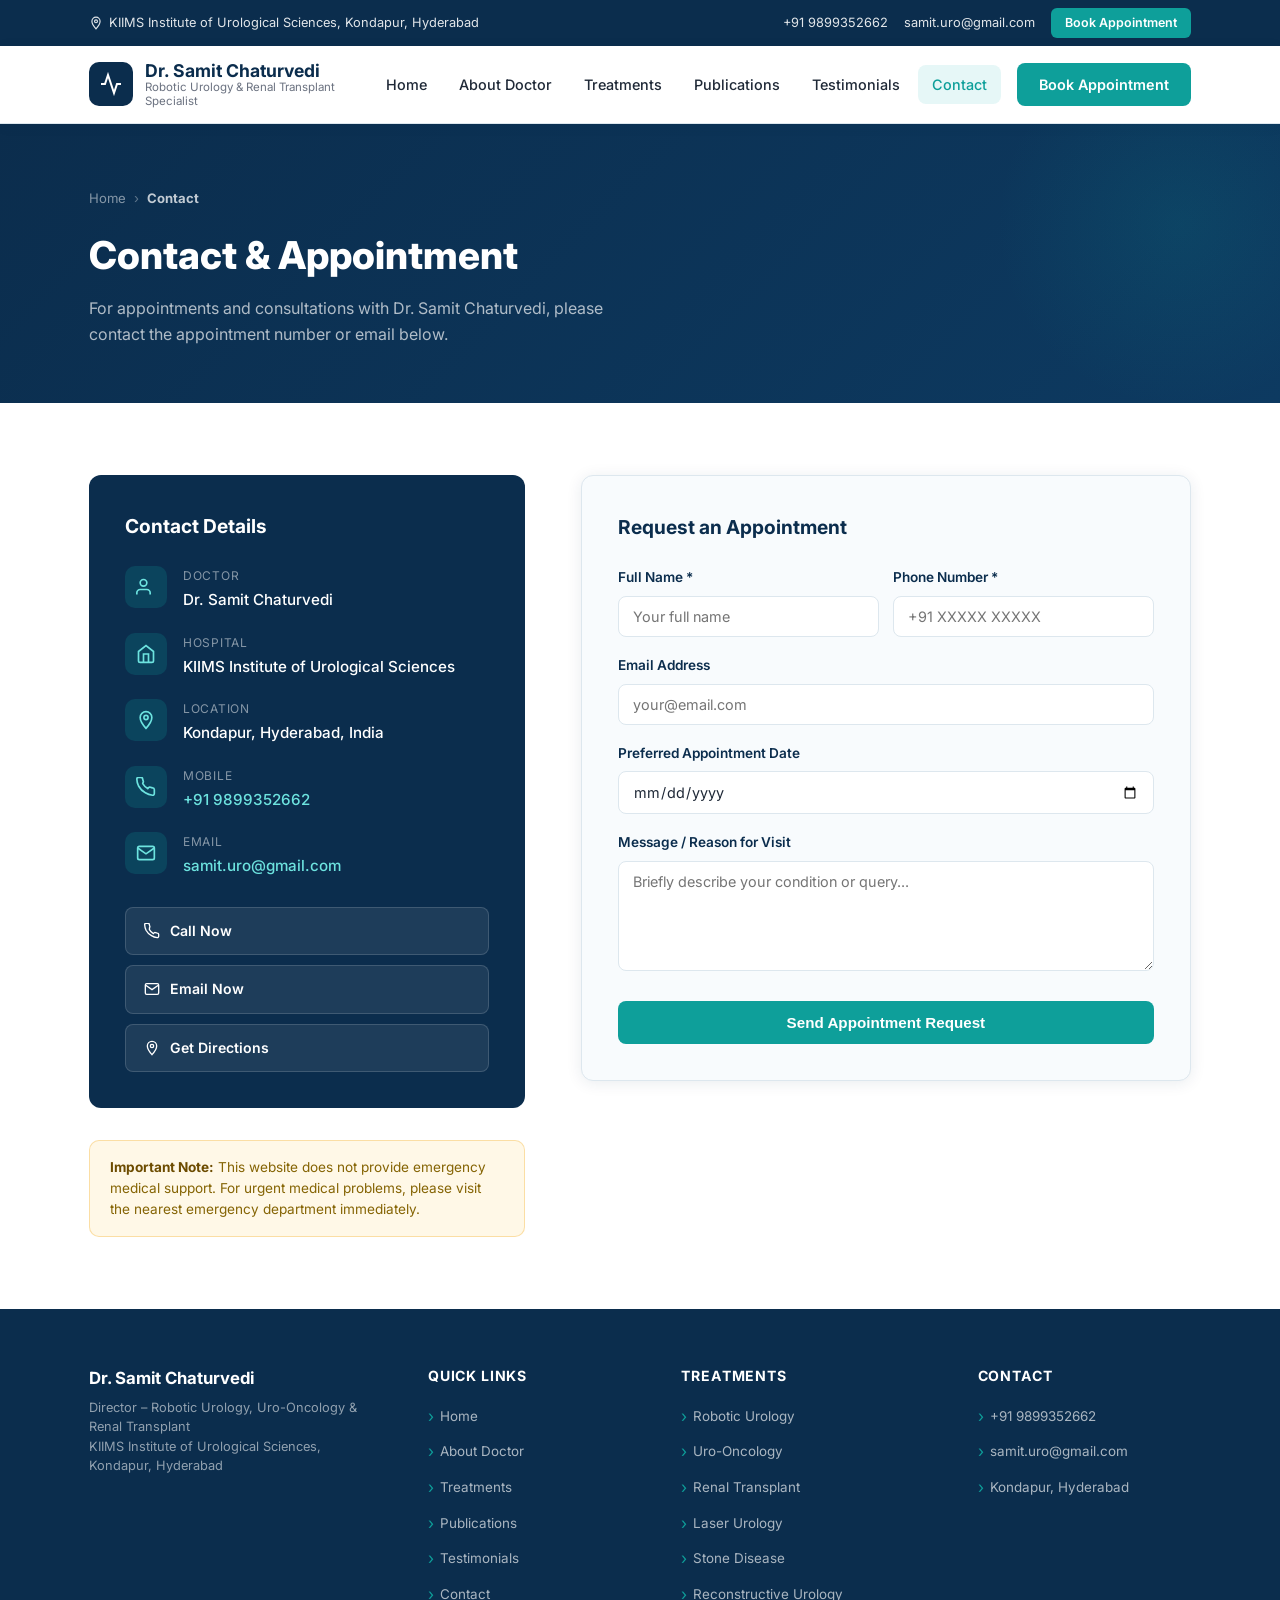
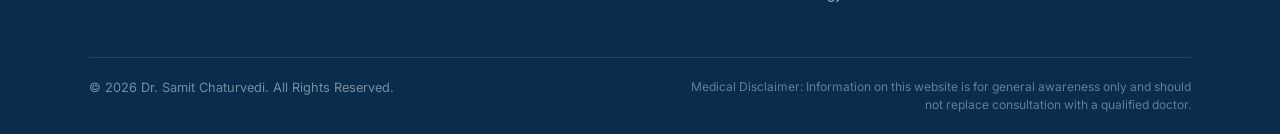
<file: contact.html>
<!DOCTYPE html>
<html lang="en">
<head>
  <meta charset="UTF-8" />
  <meta name="viewport" content="width=device-width, initial-scale=1.0" />
  <title>Contact Dr. Samit Chaturvedi | Appointment in Hyderabad</title>
  <meta name="description" content="Contact Dr. Samit Chaturvedi for urology consultation at KIIMS Institute of Urological Sciences, Kondapur, Hyderabad." />
  <link rel="preconnect" href="https://fonts.googleapis.com" />
  <link rel="preconnect" href="https://fonts.gstatic.com" crossorigin />
  <link href="https://fonts.googleapis.com/css2?family=Inter:wght@400;500;600;700;800&display=swap" rel="stylesheet" />
  <link rel="stylesheet" href="style.css" />
</head>
<body>

<!-- TOP BAR -->
<div class="top-bar">
  <div class="container">
    <div class="top-bar-left">
      <svg width="14" height="14" fill="none" stroke="currentColor" stroke-width="2" viewBox="0 0 24 24"><path d="M12 2C8.13 2 5 5.13 5 9c0 5.25 7 13 7 13s7-7.75 7-13c0-3.87-3.13-7-7-7z"/><circle cx="12" cy="9" r="2.5"/></svg>
      KIIMS Institute of Urological Sciences, Kondapur, Hyderabad
    </div>
    <div class="top-bar-right">
      <a href="tel:+919899352662">+91 9899352662</a>
      <a href="mailto:samit.uro@gmail.com">samit.uro@gmail.com</a>
      <a href="contact.html" class="top-book-btn">Book Appointment</a>
    </div>
  </div>
</div>

<!-- HEADER -->
<header>
  <div class="container">
    <div class="header-inner">
      <a href="index.html" class="logo">
        <div class="logo-icon"><svg width="24" height="24" fill="none" stroke="white" stroke-width="2" viewBox="0 0 24 24"><path d="M22 12h-4l-3 9L9 3l-3 9H2"/></svg></div>
        <div class="logo-text">
          <div class="logo-name">Dr. Samit Chaturvedi</div>
          <div class="logo-tagline">Robotic Urology &amp; Renal Transplant Specialist</div>
        </div>
      </a>
      <nav>
        <a href="index.html">Home</a>
        <a href="about.html">About Doctor</a>
        <a href="treatments.html">Treatments</a>
        <a href="publications.html">Publications</a>
        <a href="testimonials.html">Testimonials</a>
        <a href="contact.html" class="active">Contact</a>
      </nav>
      <a href="contact.html" class="header-cta">Book Appointment</a>
      <button class="hamburger" aria-label="Menu"><span></span><span></span><span></span></button>
    </div>
    <nav class="mobile-nav">
      <a href="index.html">Home</a>
      <a href="about.html">About Doctor</a>
      <a href="treatments.html">Treatments</a>
      <a href="publications.html">Publications</a>
      <a href="testimonials.html">Testimonials</a>
      <a href="contact.html">Contact</a>
    </nav>
  </div>
</header>

<!-- PAGE HERO -->
<section class="page-hero">
  <div class="container">
    <div class="page-hero-content">
      <div class="breadcrumb">
        <a href="index.html">Home</a><span>›</span><strong>Contact</strong>
      </div>
      <h1>Contact &amp; Appointment</h1>
      <p>For appointments and consultations with Dr. Samit Chaturvedi, please contact the appointment number or email below.</p>
    </div>
  </div>
</section>

<!-- CONTACT MAIN -->
<section class="contact-main">
  <div class="container">
    <div class="contact-grid">

      <!-- Info Card -->
      <div>
        <div class="contact-info-card">
          <h3>Contact Details</h3>

          <div class="contact-detail-item">
            <div class="contact-detail-icon">
              <svg width="20" height="20" fill="none" stroke="currentColor" stroke-width="2" viewBox="0 0 24 24"><path d="M17 21v-2a4 4 0 00-4-4H5a4 4 0 00-4 4v2"/><circle cx="9" cy="7" r="4"/></svg>
            </div>
            <div>
              <div class="contact-detail-label">Doctor</div>
              <div class="contact-detail-value">Dr. Samit Chaturvedi</div>
            </div>
          </div>

          <div class="contact-detail-item">
            <div class="contact-detail-icon">
              <svg width="20" height="20" fill="none" stroke="currentColor" stroke-width="2" viewBox="0 0 24 24"><path d="M3 9l9-7 9 7v11a2 2 0 01-2 2H5a2 2 0 01-2-2z"/><polyline points="9 22 9 12 15 12 15 22"/></svg>
            </div>
            <div>
              <div class="contact-detail-label">Hospital</div>
              <div class="contact-detail-value">KIIMS Institute of Urological Sciences</div>
            </div>
          </div>

          <div class="contact-detail-item">
            <div class="contact-detail-icon">
              <svg width="20" height="20" fill="none" stroke="currentColor" stroke-width="2" viewBox="0 0 24 24"><path d="M12 2C8.13 2 5 5.13 5 9c0 5.25 7 13 7 13s7-7.75 7-13c0-3.87-3.13-7-7-7z"/><circle cx="12" cy="9" r="2.5"/></svg>
            </div>
            <div>
              <div class="contact-detail-label">Location</div>
              <div class="contact-detail-value">Kondapur, Hyderabad, India</div>
            </div>
          </div>

          <div class="contact-detail-item">
            <div class="contact-detail-icon">
              <svg width="20" height="20" fill="none" stroke="currentColor" stroke-width="2" viewBox="0 0 24 24"><path d="M22 16.92v3a2 2 0 01-2.18 2 19.79 19.79 0 01-8.63-3.07A19.5 19.5 0 013.07 10.8 19.79 19.79 0 01.99 2.2a2 2 0 012-1.79h3a2 2 0 012 1.72 12.84 12.84 0 00.7 2.81 2 2 0 01-.45 2.11L8.09 7.91a16 16 0 006 6l1.06-1.06a2 2 0 012.11-.45 12.84 12.84 0 002.81.7A2 2 0 0122 15v1.92z"/></svg>
            </div>
            <div>
              <div class="contact-detail-label">Mobile</div>
              <div class="contact-detail-value"><a href="tel:+919899352662">+91 9899352662</a></div>
            </div>
          </div>

          <div class="contact-detail-item">
            <div class="contact-detail-icon">
              <svg width="20" height="20" fill="none" stroke="currentColor" stroke-width="2" viewBox="0 0 24 24"><path d="M4 4h16c1.1 0 2 .9 2 2v12c0 1.1-.9 2-2 2H4c-1.1 0-2-.9-2-2V6c0-1.1.9-2 2-2z"/><polyline points="22,6 12,13 2,6"/></svg>
            </div>
            <div>
              <div class="contact-detail-label">Email</div>
              <div class="contact-detail-value"><a href="mailto:samit.uro@gmail.com">samit.uro@gmail.com</a></div>
            </div>
          </div>

          <div class="contact-btns">
            <a href="tel:+919899352662">
              <svg width="16" height="16" fill="none" stroke="currentColor" stroke-width="2" viewBox="0 0 24 24"><path d="M22 16.92v3a2 2 0 01-2.18 2 19.79 19.79 0 01-8.63-3.07A19.5 19.5 0 013.07 10.8 19.79 19.79 0 01.99 2.2a2 2 0 012-1.79h3a2 2 0 012 1.72c.127.96.361 1.903.7 2.81a2 2 0 01-.45 2.11L8.09 9.91a16 16 0 006 6l1.06-1.06a2 2 0 012.11-.45c.907.339 1.85.573 2.81.7A2 2 0 0122 17z"/></svg>
              Call Now
            </a>
            <a href="mailto:samit.uro@gmail.com">
              <svg width="16" height="16" fill="none" stroke="currentColor" stroke-width="2" viewBox="0 0 24 24"><path d="M4 4h16c1.1 0 2 .9 2 2v12c0 1.1-.9 2-2 2H4c-1.1 0-2-.9-2-2V6c0-1.1.9-2 2-2z"/><polyline points="22,6 12,13 2,6"/></svg>
              Email Now
            </a>
            <a href="https://www.google.com/maps/search/KIIMS+Institute+of+Urological+Sciences+Kondapur+Hyderabad" target="_blank" rel="noopener">
              <svg width="16" height="16" fill="none" stroke="currentColor" stroke-width="2" viewBox="0 0 24 24"><path d="M12 2C8.13 2 5 5.13 5 9c0 5.25 7 13 7 13s7-7.75 7-13c0-3.87-3.13-7-7-7z"/><circle cx="12" cy="9" r="2.5"/></svg>
              Get Directions
            </a>
          </div>
        </div>

        <div class="emergency-note">
          <strong>Important Note:</strong> This website does not provide emergency medical support. For urgent medical problems, please visit the nearest emergency department immediately.
        </div>
      </div>

      <!-- Contact Form -->
      <div class="contact-form-wrap">
        <h3>Request an Appointment</h3>
        <form id="contactForm" novalidate>
          <div class="form-row">
            <div class="form-group">
              <label for="name">Full Name *</label>
              <input type="text" id="name" name="name" placeholder="Your full name" required />
            </div>
            <div class="form-group">
              <label for="phone">Phone Number *</label>
              <input type="tel" id="phone" name="phone" placeholder="+91 XXXXX XXXXX" required />
            </div>
          </div>
          <div class="form-group">
            <label for="email">Email Address</label>
            <input type="email" id="email" name="email" placeholder="your@email.com" />
          </div>
          <div class="form-group">
            <label for="date">Preferred Appointment Date</label>
            <input type="date" id="date" name="date" />
          </div>
          <div class="form-group">
            <label for="message">Message / Reason for Visit</label>
            <textarea id="message" name="message" placeholder="Briefly describe your condition or query..."></textarea>
          </div>
          <button type="submit" class="btn btn-primary form-submit">Send Appointment Request</button>
          <div id="formSuccess" class="form-success">
            Thank you for your request. Please call <strong>+91 9899352662</strong> to confirm your appointment.
          </div>
        </form>
      </div>

    </div>
  </div>
</section>

<!-- FOOTER -->
<footer>
  <div class="container">
    <div class="footer-grid">
      <div class="footer-brand">
        <div class="footer-logo-name">Dr. Samit Chaturvedi</div>
        <div class="footer-logo-sub">Director – Robotic Urology, Uro-Oncology &amp; Renal Transplant<br>KIIMS Institute of Urological Sciences, Kondapur, Hyderabad</div>
      </div>
      <div class="footer-col">
        <h4>Quick Links</h4>
        <ul>
          <li><a href="index.html">Home</a></li>
          <li><a href="about.html">About Doctor</a></li>
          <li><a href="treatments.html">Treatments</a></li>
          <li><a href="publications.html">Publications</a></li>
          <li><a href="testimonials.html">Testimonials</a></li>
          <li><a href="contact.html">Contact</a></li>
        </ul>
      </div>
      <div class="footer-col">
        <h4>Treatments</h4>
        <ul>
          <li><a href="treatments.html">Robotic Urology</a></li>
          <li><a href="treatments.html">Uro-Oncology</a></li>
          <li><a href="treatments.html">Renal Transplant</a></li>
          <li><a href="treatments.html">Laser Urology</a></li>
          <li><a href="treatments.html">Stone Disease</a></li>
          <li><a href="treatments.html">Reconstructive Urology</a></li>
        </ul>
      </div>
      <div class="footer-col">
        <h4>Contact</h4>
        <ul>
          <li><a href="tel:+919899352662">+91 9899352662</a></li>
          <li><a href="mailto:samit.uro@gmail.com">samit.uro@gmail.com</a></li>
          <li><a href="https://www.google.com/maps/search/KIIMS+Institute+Kondapur+Hyderabad" target="_blank">Kondapur, Hyderabad</a></li>
        </ul>
      </div>
    </div>
    <div class="footer-bottom">
      <div class="footer-copy">© 2026 Dr. Samit Chaturvedi. All Rights Reserved.</div>
      <div class="footer-disclaimer">Medical Disclaimer: Information on this website is for general awareness only and should not replace consultation with a qualified doctor.</div>
    </div>
  </div>
</footer>

<script src="script.js"></script>
</body>
</html>
</file>
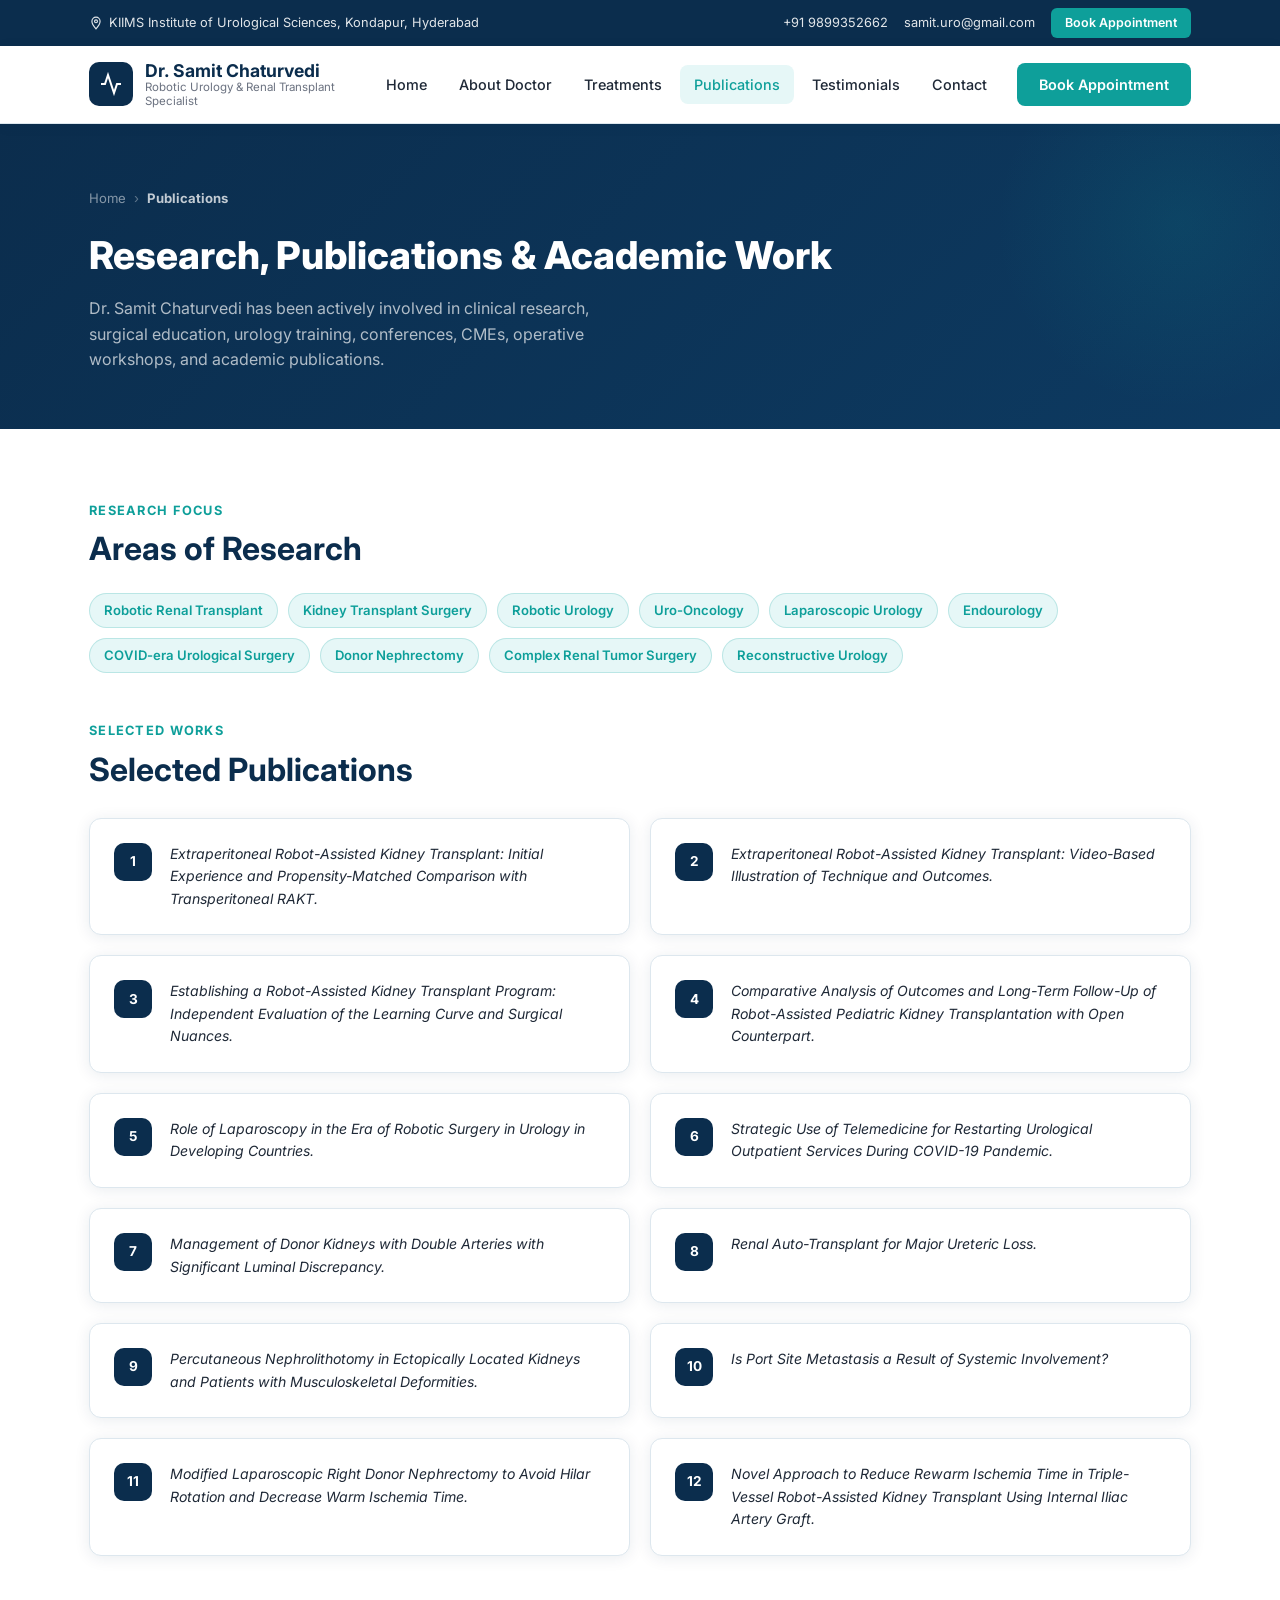
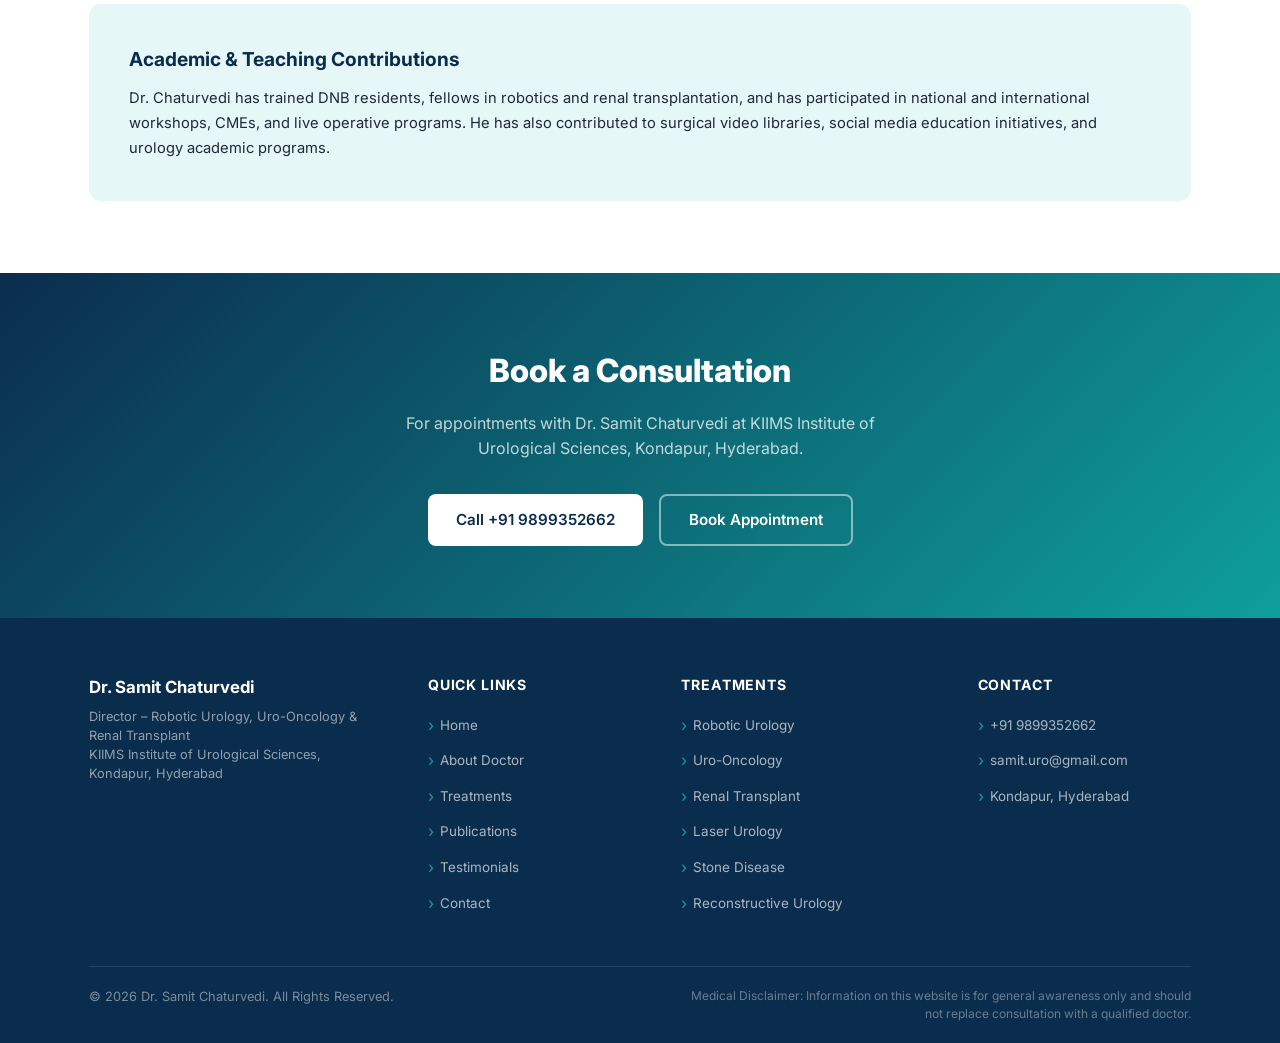
<file: publications.html>
<!DOCTYPE html>
<html lang="en">
<head>
  <meta charset="UTF-8" />
  <meta name="viewport" content="width=device-width, initial-scale=1.0" />
  <title>Publications | Dr. Samit Chaturvedi</title>
  <meta name="description" content="Research, publications and academic work of Dr. Samit Chaturvedi in robotic urology, renal transplant, laparoscopic urology and uro-oncology." />
  <link rel="preconnect" href="https://fonts.googleapis.com" />
  <link rel="preconnect" href="https://fonts.gstatic.com" crossorigin />
  <link href="https://fonts.googleapis.com/css2?family=Inter:wght@400;500;600;700;800&display=swap" rel="stylesheet" />
  <link rel="stylesheet" href="style.css" />
</head>
<body>

<!-- TOP BAR -->
<div class="top-bar">
  <div class="container">
    <div class="top-bar-left">
      <svg width="14" height="14" fill="none" stroke="currentColor" stroke-width="2" viewBox="0 0 24 24"><path d="M12 2C8.13 2 5 5.13 5 9c0 5.25 7 13 7 13s7-7.75 7-13c0-3.87-3.13-7-7-7z"/><circle cx="12" cy="9" r="2.5"/></svg>
      KIIMS Institute of Urological Sciences, Kondapur, Hyderabad
    </div>
    <div class="top-bar-right">
      <a href="tel:+919899352662">+91 9899352662</a>
      <a href="mailto:samit.uro@gmail.com">samit.uro@gmail.com</a>
      <a href="contact.html" class="top-book-btn">Book Appointment</a>
    </div>
  </div>
</div>

<!-- HEADER -->
<header>
  <div class="container">
    <div class="header-inner">
      <a href="index.html" class="logo">
        <div class="logo-icon"><svg width="24" height="24" fill="none" stroke="white" stroke-width="2" viewBox="0 0 24 24"><path d="M22 12h-4l-3 9L9 3l-3 9H2"/></svg></div>
        <div class="logo-text">
          <div class="logo-name">Dr. Samit Chaturvedi</div>
          <div class="logo-tagline">Robotic Urology &amp; Renal Transplant Specialist</div>
        </div>
      </a>
      <nav>
        <a href="index.html">Home</a>
        <a href="about.html">About Doctor</a>
        <a href="treatments.html">Treatments</a>
        <a href="publications.html" class="active">Publications</a>
        <a href="testimonials.html">Testimonials</a>
        <a href="contact.html">Contact</a>
      </nav>
      <a href="contact.html" class="header-cta">Book Appointment</a>
      <button class="hamburger" aria-label="Menu"><span></span><span></span><span></span></button>
    </div>
    <nav class="mobile-nav">
      <a href="index.html">Home</a>
      <a href="about.html">About Doctor</a>
      <a href="treatments.html">Treatments</a>
      <a href="publications.html">Publications</a>
      <a href="testimonials.html">Testimonials</a>
      <a href="contact.html">Contact</a>
    </nav>
  </div>
</header>

<!-- PAGE HERO -->
<section class="page-hero">
  <div class="container">
    <div class="page-hero-content">
      <div class="breadcrumb">
        <a href="index.html">Home</a><span>›</span><strong>Publications</strong>
      </div>
      <h1>Research, Publications &amp; Academic Work</h1>
      <p>Dr. Samit Chaturvedi has been actively involved in clinical research, surgical education, urology training, conferences, CMEs, operative workshops, and academic publications.</p>
    </div>
  </div>
</section>

<!-- PUBLICATIONS MAIN -->
<section class="publications-main">
  <div class="container">

    <!-- Research Areas -->
    <div class="section-label">Research Focus</div>
    <h2 class="section-title" style="margin-bottom:12px;">Areas of Research</h2>
    <div class="research-areas">
      <span class="research-tag">Robotic Renal Transplant</span>
      <span class="research-tag">Kidney Transplant Surgery</span>
      <span class="research-tag">Robotic Urology</span>
      <span class="research-tag">Uro-Oncology</span>
      <span class="research-tag">Laparoscopic Urology</span>
      <span class="research-tag">Endourology</span>
      <span class="research-tag">COVID-era Urological Surgery</span>
      <span class="research-tag">Donor Nephrectomy</span>
      <span class="research-tag">Complex Renal Tumor Surgery</span>
      <span class="research-tag">Reconstructive Urology</span>
    </div>

    <!-- Publications -->
    <div class="section-label">Selected Works</div>
    <h2 class="section-title" style="margin-bottom:28px;">Selected Publications</h2>
    <div class="pub-cards-grid">

      <div class="pub-full-card">
        <div class="pub-full-num">1</div>
        <div class="pub-full-text">Extraperitoneal Robot-Assisted Kidney Transplant: Initial Experience and Propensity-Matched Comparison with Transperitoneal RAKT.</div>
      </div>
      <div class="pub-full-card">
        <div class="pub-full-num">2</div>
        <div class="pub-full-text">Extraperitoneal Robot-Assisted Kidney Transplant: Video-Based Illustration of Technique and Outcomes.</div>
      </div>
      <div class="pub-full-card">
        <div class="pub-full-num">3</div>
        <div class="pub-full-text">Establishing a Robot-Assisted Kidney Transplant Program: Independent Evaluation of the Learning Curve and Surgical Nuances.</div>
      </div>
      <div class="pub-full-card">
        <div class="pub-full-num">4</div>
        <div class="pub-full-text">Comparative Analysis of Outcomes and Long-Term Follow-Up of Robot-Assisted Pediatric Kidney Transplantation with Open Counterpart.</div>
      </div>
      <div class="pub-full-card">
        <div class="pub-full-num">5</div>
        <div class="pub-full-text">Role of Laparoscopy in the Era of Robotic Surgery in Urology in Developing Countries.</div>
      </div>
      <div class="pub-full-card">
        <div class="pub-full-num">6</div>
        <div class="pub-full-text">Strategic Use of Telemedicine for Restarting Urological Outpatient Services During COVID-19 Pandemic.</div>
      </div>
      <div class="pub-full-card">
        <div class="pub-full-num">7</div>
        <div class="pub-full-text">Management of Donor Kidneys with Double Arteries with Significant Luminal Discrepancy.</div>
      </div>
      <div class="pub-full-card">
        <div class="pub-full-num">8</div>
        <div class="pub-full-text">Renal Auto-Transplant for Major Ureteric Loss.</div>
      </div>
      <div class="pub-full-card">
        <div class="pub-full-num">9</div>
        <div class="pub-full-text">Percutaneous Nephrolithotomy in Ectopically Located Kidneys and Patients with Musculoskeletal Deformities.</div>
      </div>
      <div class="pub-full-card">
        <div class="pub-full-num">10</div>
        <div class="pub-full-text">Is Port Site Metastasis a Result of Systemic Involvement?</div>
      </div>
      <div class="pub-full-card">
        <div class="pub-full-num">11</div>
        <div class="pub-full-text">Modified Laparoscopic Right Donor Nephrectomy to Avoid Hilar Rotation and Decrease Warm Ischemia Time.</div>
      </div>
      <div class="pub-full-card">
        <div class="pub-full-num">12</div>
        <div class="pub-full-text">Novel Approach to Reduce Rewarm Ischemia Time in Triple-Vessel Robot-Assisted Kidney Transplant Using Internal Iliac Artery Graft.</div>
      </div>

    </div>

    <!-- Academic Contribution -->
    <div class="academic-section">
      <h3>Academic &amp; Teaching Contributions</h3>
      <p>Dr. Chaturvedi has trained DNB residents, fellows in robotics and renal transplantation, and has participated in national and international workshops, CMEs, and live operative programs. He has also contributed to surgical video libraries, social media education initiatives, and urology academic programs.</p>
    </div>

  </div>
</section>

<!-- CTA -->
<section class="appointment-cta">
  <div class="container">
    <div class="appointment-cta-inner">
      <h2>Book a Consultation</h2>
      <p>For appointments with Dr. Samit Chaturvedi at KIIMS Institute of Urological Sciences, Kondapur, Hyderabad.</p>
      <div class="cta-btns">
        <a href="tel:+919899352662" class="btn btn-white">Call +91 9899352662</a>
        <a href="contact.html" class="btn btn-outline-white">Book Appointment</a>
      </div>
    </div>
  </div>
</section>

<!-- FOOTER -->
<footer>
  <div class="container">
    <div class="footer-grid">
      <div class="footer-brand">
        <div class="footer-logo-name">Dr. Samit Chaturvedi</div>
        <div class="footer-logo-sub">Director – Robotic Urology, Uro-Oncology &amp; Renal Transplant<br>KIIMS Institute of Urological Sciences, Kondapur, Hyderabad</div>
      </div>
      <div class="footer-col">
        <h4>Quick Links</h4>
        <ul>
          <li><a href="index.html">Home</a></li>
          <li><a href="about.html">About Doctor</a></li>
          <li><a href="treatments.html">Treatments</a></li>
          <li><a href="publications.html">Publications</a></li>
          <li><a href="testimonials.html">Testimonials</a></li>
          <li><a href="contact.html">Contact</a></li>
        </ul>
      </div>
      <div class="footer-col">
        <h4>Treatments</h4>
        <ul>
          <li><a href="treatments.html">Robotic Urology</a></li>
          <li><a href="treatments.html">Uro-Oncology</a></li>
          <li><a href="treatments.html">Renal Transplant</a></li>
          <li><a href="treatments.html">Laser Urology</a></li>
          <li><a href="treatments.html">Stone Disease</a></li>
          <li><a href="treatments.html">Reconstructive Urology</a></li>
        </ul>
      </div>
      <div class="footer-col">
        <h4>Contact</h4>
        <ul>
          <li><a href="tel:+919899352662">+91 9899352662</a></li>
          <li><a href="mailto:samit.uro@gmail.com">samit.uro@gmail.com</a></li>
          <li><a href="https://www.google.com/maps/search/KIIMS+Institute+Kondapur+Hyderabad" target="_blank">Kondapur, Hyderabad</a></li>
        </ul>
      </div>
    </div>
    <div class="footer-bottom">
      <div class="footer-copy">© 2026 Dr. Samit Chaturvedi. All Rights Reserved.</div>
      <div class="footer-disclaimer">Medical Disclaimer: Information on this website is for general awareness only and should not replace consultation with a qualified doctor.</div>
    </div>
  </div>
</footer>

<script src="script.js"></script>
</body>
</html>
</file>
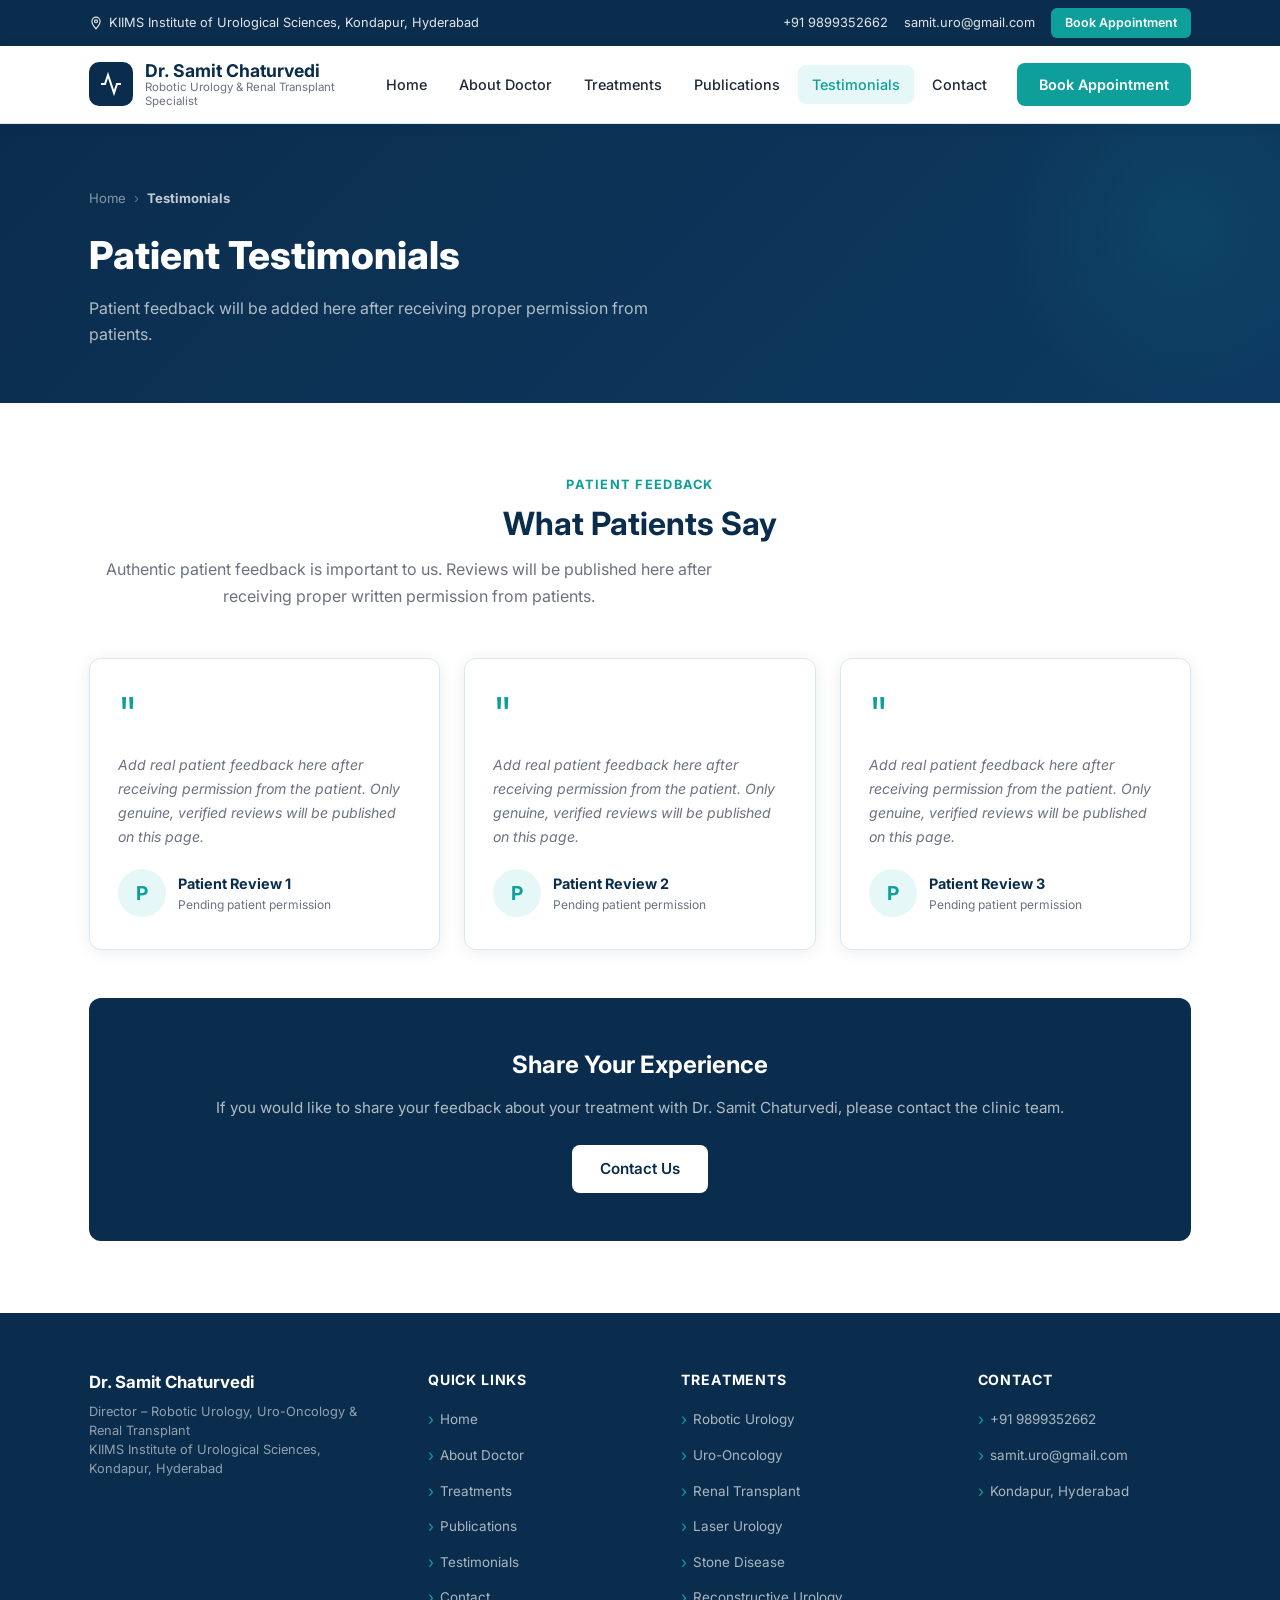
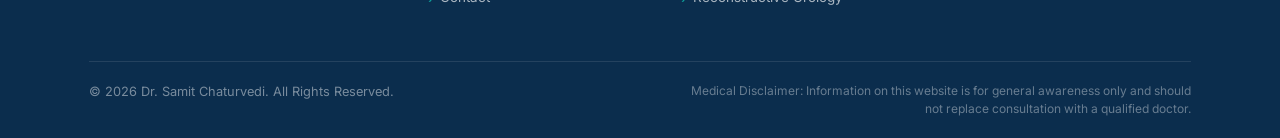
<file: testimonials.html>
<!DOCTYPE html>
<html lang="en">
<head>
  <meta charset="UTF-8" />
  <meta name="viewport" content="width=device-width, initial-scale=1.0" />
  <title>Patient Testimonials | Dr. Samit Chaturvedi</title>
  <meta name="description" content="Patient testimonials and feedback for Dr. Samit Chaturvedi will be added with proper permission." />
  <link rel="preconnect" href="https://fonts.googleapis.com" />
  <link rel="preconnect" href="https://fonts.gstatic.com" crossorigin />
  <link href="https://fonts.googleapis.com/css2?family=Inter:wght@400;500;600;700;800&display=swap" rel="stylesheet" />
  <link rel="stylesheet" href="style.css" />
</head>
<body>

<!-- TOP BAR -->
<div class="top-bar">
  <div class="container">
    <div class="top-bar-left">
      <svg width="14" height="14" fill="none" stroke="currentColor" stroke-width="2" viewBox="0 0 24 24"><path d="M12 2C8.13 2 5 5.13 5 9c0 5.25 7 13 7 13s7-7.75 7-13c0-3.87-3.13-7-7-7z"/><circle cx="12" cy="9" r="2.5"/></svg>
      KIIMS Institute of Urological Sciences, Kondapur, Hyderabad
    </div>
    <div class="top-bar-right">
      <a href="tel:+919899352662">+91 9899352662</a>
      <a href="mailto:samit.uro@gmail.com">samit.uro@gmail.com</a>
      <a href="contact.html" class="top-book-btn">Book Appointment</a>
    </div>
  </div>
</div>

<!-- HEADER -->
<header>
  <div class="container">
    <div class="header-inner">
      <a href="index.html" class="logo">
        <div class="logo-icon"><svg width="24" height="24" fill="none" stroke="white" stroke-width="2" viewBox="0 0 24 24"><path d="M22 12h-4l-3 9L9 3l-3 9H2"/></svg></div>
        <div class="logo-text">
          <div class="logo-name">Dr. Samit Chaturvedi</div>
          <div class="logo-tagline">Robotic Urology &amp; Renal Transplant Specialist</div>
        </div>
      </a>
      <nav>
        <a href="index.html">Home</a>
        <a href="about.html">About Doctor</a>
        <a href="treatments.html">Treatments</a>
        <a href="publications.html">Publications</a>
        <a href="testimonials.html" class="active">Testimonials</a>
        <a href="contact.html">Contact</a>
      </nav>
      <a href="contact.html" class="header-cta">Book Appointment</a>
      <button class="hamburger" aria-label="Menu"><span></span><span></span><span></span></button>
    </div>
    <nav class="mobile-nav">
      <a href="index.html">Home</a>
      <a href="about.html">About Doctor</a>
      <a href="treatments.html">Treatments</a>
      <a href="publications.html">Publications</a>
      <a href="testimonials.html">Testimonials</a>
      <a href="contact.html">Contact</a>
    </nav>
  </div>
</header>

<!-- PAGE HERO -->
<section class="page-hero">
  <div class="container">
    <div class="page-hero-content">
      <div class="breadcrumb">
        <a href="index.html">Home</a><span>›</span><strong>Testimonials</strong>
      </div>
      <h1>Patient Testimonials</h1>
      <p>Patient feedback will be added here after receiving proper permission from patients.</p>
    </div>
  </div>
</section>

<!-- TESTIMONIALS MAIN -->
<section class="testimonials-main">
  <div class="container">
    <div class="testimonials-intro">
      <div class="section-label">Patient Feedback</div>
      <h2 class="section-title">What Patients Say</h2>
      <p class="section-desc">Authentic patient feedback is important to us. Reviews will be published here after receiving proper written permission from patients.</p>
    </div>

    <div class="testimonials-main-grid">

      <div class="testimonial-full-card">
        <div class="testimonial-quote">"</div>
        <div class="testimonial-full-text">Add real patient feedback here after receiving permission from the patient. Only genuine, verified reviews will be published on this page.</div>
        <div class="testimonial-author">
          <div class="testimonial-avatar">P</div>
          <div>
            <div class="testimonial-name">Patient Review 1</div>
            <div class="testimonial-label">Pending patient permission</div>
          </div>
        </div>
      </div>

      <div class="testimonial-full-card">
        <div class="testimonial-quote">"</div>
        <div class="testimonial-full-text">Add real patient feedback here after receiving permission from the patient. Only genuine, verified reviews will be published on this page.</div>
        <div class="testimonial-author">
          <div class="testimonial-avatar">P</div>
          <div>
            <div class="testimonial-name">Patient Review 2</div>
            <div class="testimonial-label">Pending patient permission</div>
          </div>
        </div>
      </div>

      <div class="testimonial-full-card">
        <div class="testimonial-quote">"</div>
        <div class="testimonial-full-text">Add real patient feedback here after receiving permission from the patient. Only genuine, verified reviews will be published on this page.</div>
        <div class="testimonial-author">
          <div class="testimonial-avatar">P</div>
          <div>
            <div class="testimonial-name">Patient Review 3</div>
            <div class="testimonial-label">Pending patient permission</div>
          </div>
        </div>
      </div>

    </div>

    <!-- Share CTA -->
    <div class="share-cta-box">
      <h3>Share Your Experience</h3>
      <p>If you would like to share your feedback about your treatment with Dr. Samit Chaturvedi, please contact the clinic team.</p>
      <a href="contact.html" class="btn btn-white">Contact Us</a>
    </div>

  </div>
</section>

<!-- FOOTER -->
<footer>
  <div class="container">
    <div class="footer-grid">
      <div class="footer-brand">
        <div class="footer-logo-name">Dr. Samit Chaturvedi</div>
        <div class="footer-logo-sub">Director – Robotic Urology, Uro-Oncology &amp; Renal Transplant<br>KIIMS Institute of Urological Sciences, Kondapur, Hyderabad</div>
      </div>
      <div class="footer-col">
        <h4>Quick Links</h4>
        <ul>
          <li><a href="index.html">Home</a></li>
          <li><a href="about.html">About Doctor</a></li>
          <li><a href="treatments.html">Treatments</a></li>
          <li><a href="publications.html">Publications</a></li>
          <li><a href="testimonials.html">Testimonials</a></li>
          <li><a href="contact.html">Contact</a></li>
        </ul>
      </div>
      <div class="footer-col">
        <h4>Treatments</h4>
        <ul>
          <li><a href="treatments.html">Robotic Urology</a></li>
          <li><a href="treatments.html">Uro-Oncology</a></li>
          <li><a href="treatments.html">Renal Transplant</a></li>
          <li><a href="treatments.html">Laser Urology</a></li>
          <li><a href="treatments.html">Stone Disease</a></li>
          <li><a href="treatments.html">Reconstructive Urology</a></li>
        </ul>
      </div>
      <div class="footer-col">
        <h4>Contact</h4>
        <ul>
          <li><a href="tel:+919899352662">+91 9899352662</a></li>
          <li><a href="mailto:samit.uro@gmail.com">samit.uro@gmail.com</a></li>
          <li><a href="https://www.google.com/maps/search/KIIMS+Institute+Kondapur+Hyderabad" target="_blank">Kondapur, Hyderabad</a></li>
        </ul>
      </div>
    </div>
    <div class="footer-bottom">
      <div class="footer-copy">© 2026 Dr. Samit Chaturvedi. All Rights Reserved.</div>
      <div class="footer-disclaimer">Medical Disclaimer: Information on this website is for general awareness only and should not replace consultation with a qualified doctor.</div>
    </div>
  </div>
</footer>

<script src="script.js"></script>
</body>
</html>
</file>
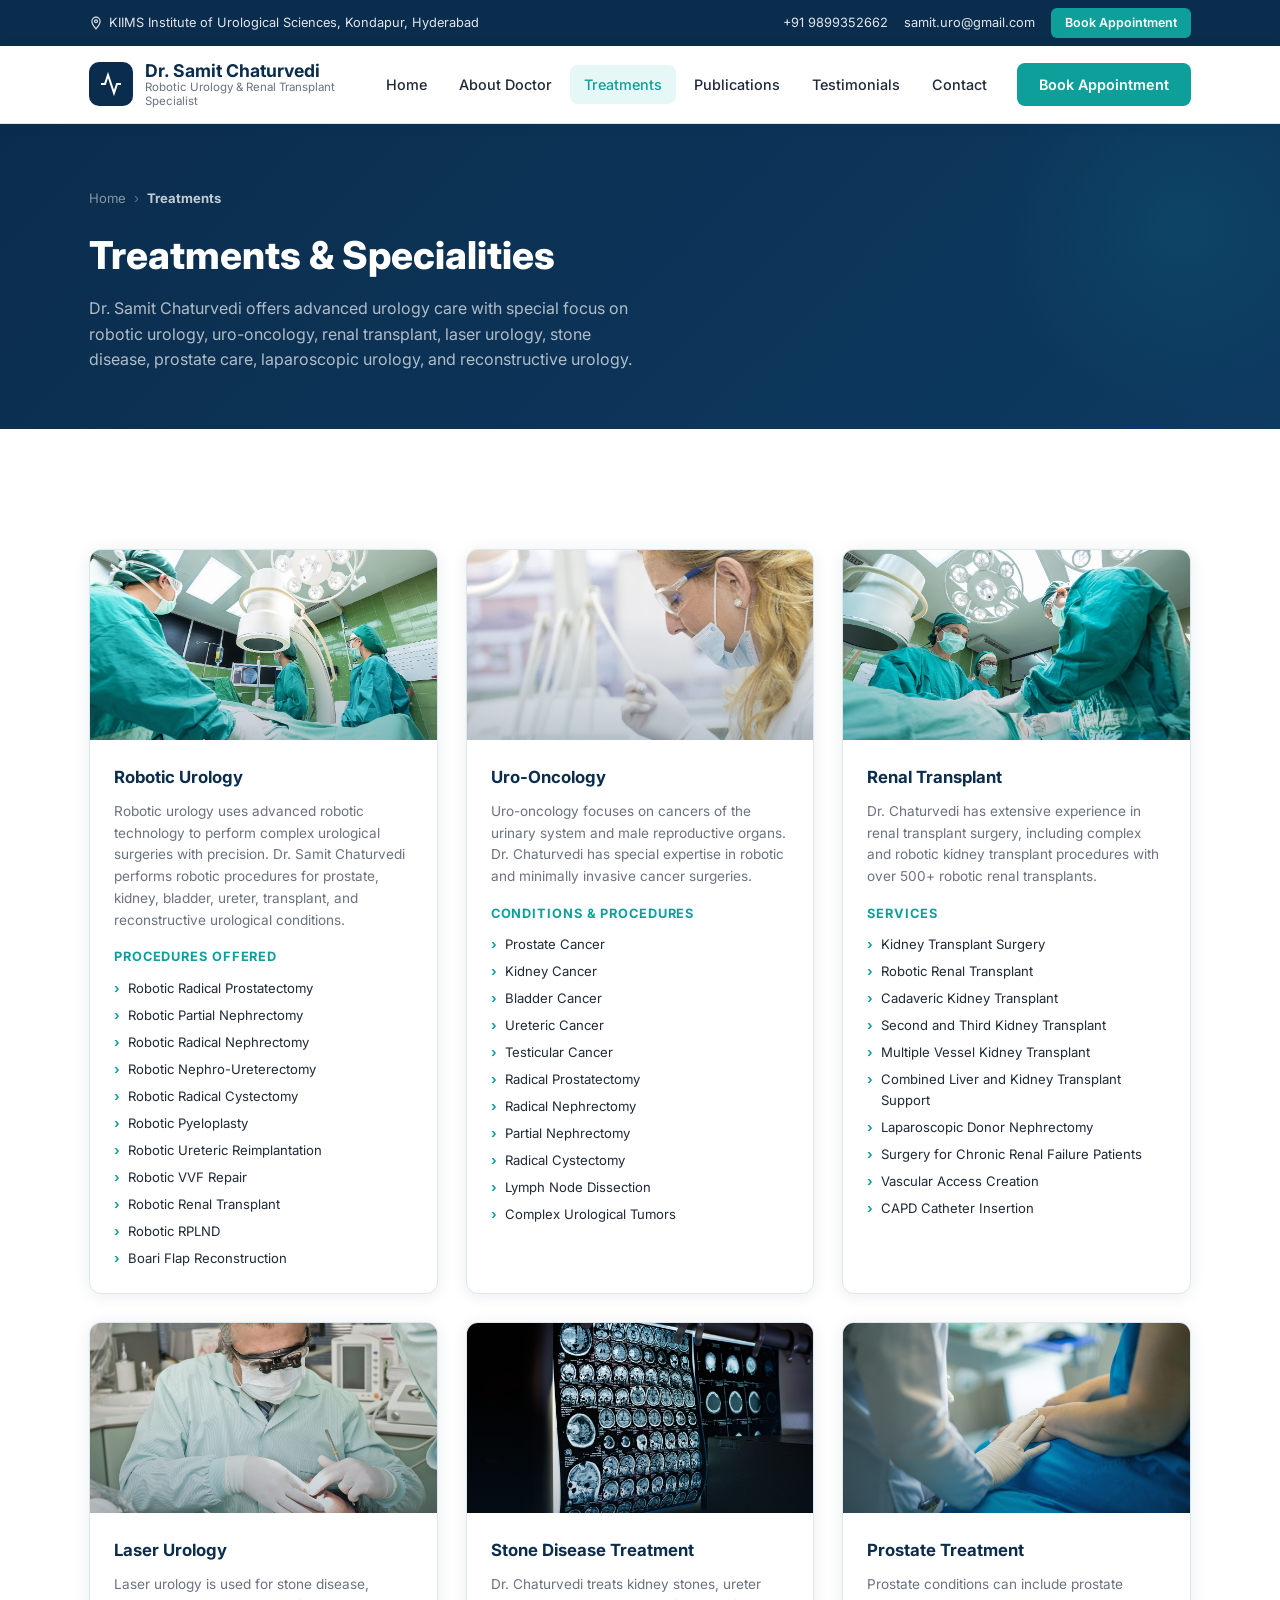
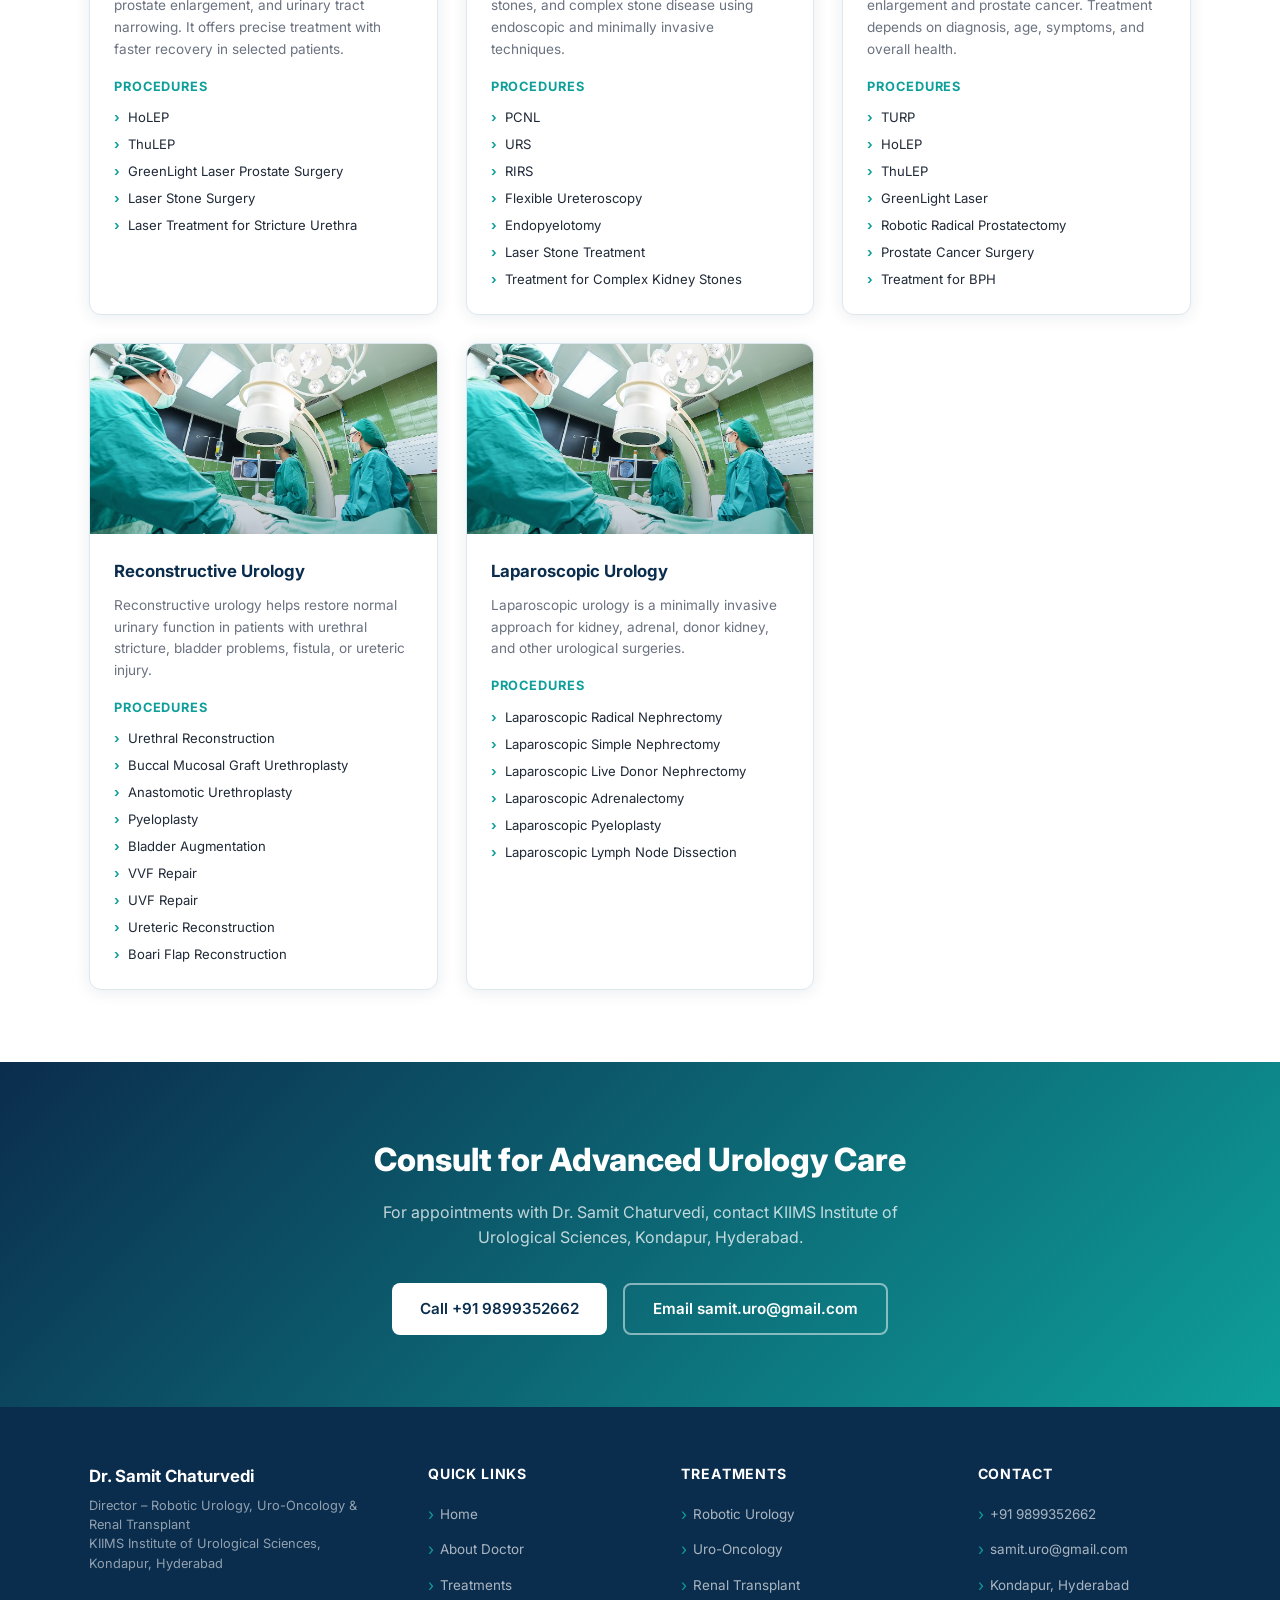
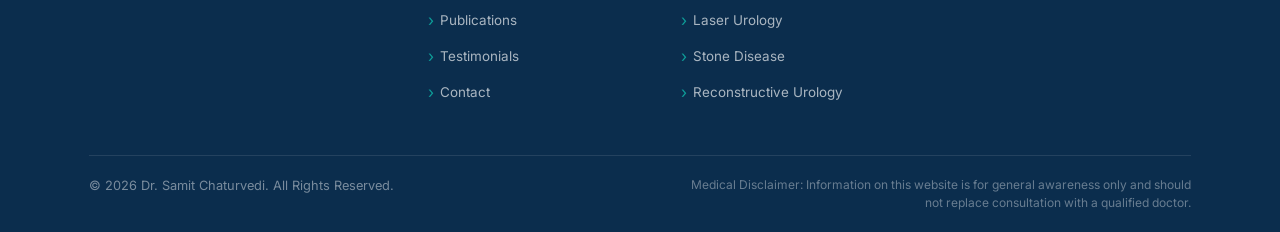
<file: treatments.html>
<!DOCTYPE html>
<html lang="en">
<head>
  <meta charset="UTF-8" />
  <meta name="viewport" content="width=device-width, initial-scale=1.0" />
  <title>Treatments | Robotic Urology, Uro-Oncology &amp; Renal Transplant in Hyderabad</title>
  <meta name="description" content="Explore treatments offered by Dr. Samit Chaturvedi including robotic urology, uro-oncology, renal transplant, laser urology, stone treatment, prostate treatment and reconstructive urology." />
  <link rel="preconnect" href="https://fonts.googleapis.com" />
  <link rel="preconnect" href="https://fonts.gstatic.com" crossorigin />
  <link href="https://fonts.googleapis.com/css2?family=Inter:wght@400;500;600;700;800&display=swap" rel="stylesheet" />
  <link rel="stylesheet" href="style.css" />
</head>
<body>

<!-- TOP BAR -->
<div class="top-bar">
  <div class="container">
    <div class="top-bar-left">
      <svg width="14" height="14" fill="none" stroke="currentColor" stroke-width="2" viewBox="0 0 24 24"><path d="M12 2C8.13 2 5 5.13 5 9c0 5.25 7 13 7 13s7-7.75 7-13c0-3.87-3.13-7-7-7z"/><circle cx="12" cy="9" r="2.5"/></svg>
      KIIMS Institute of Urological Sciences, Kondapur, Hyderabad
    </div>
    <div class="top-bar-right">
      <a href="tel:+919899352662">+91 9899352662</a>
      <a href="mailto:samit.uro@gmail.com">samit.uro@gmail.com</a>
      <a href="contact.html" class="top-book-btn">Book Appointment</a>
    </div>
  </div>
</div>

<!-- HEADER -->
<header>
  <div class="container">
    <div class="header-inner">
      <a href="index.html" class="logo">
        <div class="logo-icon"><svg width="24" height="24" fill="none" stroke="white" stroke-width="2" viewBox="0 0 24 24"><path d="M22 12h-4l-3 9L9 3l-3 9H2"/></svg></div>
        <div class="logo-text">
          <div class="logo-name">Dr. Samit Chaturvedi</div>
          <div class="logo-tagline">Robotic Urology &amp; Renal Transplant Specialist</div>
        </div>
      </a>
      <nav>
        <a href="index.html">Home</a>
        <a href="about.html">About Doctor</a>
        <a href="treatments.html" class="active">Treatments</a>
        <a href="publications.html">Publications</a>
        <a href="testimonials.html">Testimonials</a>
        <a href="contact.html">Contact</a>
      </nav>
      <a href="contact.html" class="header-cta">Book Appointment</a>
      <button class="hamburger" aria-label="Menu"><span></span><span></span><span></span></button>
    </div>
    <nav class="mobile-nav">
      <a href="index.html">Home</a>
      <a href="about.html">About Doctor</a>
      <a href="treatments.html">Treatments</a>
      <a href="publications.html">Publications</a>
      <a href="testimonials.html">Testimonials</a>
      <a href="contact.html">Contact</a>
    </nav>
  </div>
</header>

<!-- PAGE HERO -->
<section class="page-hero">
  <div class="container">
    <div class="page-hero-content">
      <div class="breadcrumb">
        <a href="index.html">Home</a><span>›</span><strong>Treatments</strong>
      </div>
      <h1>Treatments &amp; Specialities</h1>
      <p>Dr. Samit Chaturvedi offers advanced urology care with special focus on robotic urology, uro-oncology, renal transplant, laser urology, stone disease, prostate care, laparoscopic urology, and reconstructive urology.</p>
    </div>
  </div>
</section>

<!-- TREATMENTS MAIN -->
<section class="treatments-main">
  <div class="container">
    <div class="treatments-full-grid">

      <!-- 1. Robotic Urology -->
      <div class="treatment-full-card">
        <div class="treatment-full-img">
          <img src="images/robotic-surgery.jpg" alt="Robotic Urology Surgery" loading="lazy" />
        </div>
        <div class="treatment-full-body">
          <div class="treatment-full-name">Robotic Urology</div>
          <div class="treatment-full-desc">Robotic urology uses advanced robotic technology to perform complex urological surgeries with precision. Dr. Samit Chaturvedi performs robotic procedures for prostate, kidney, bladder, ureter, transplant, and reconstructive urological conditions.</div>
          <div class="treatment-procedures">
            <h5>Procedures Offered</h5>
            <ul>
              <li>Robotic Radical Prostatectomy</li>
              <li>Robotic Partial Nephrectomy</li>
              <li>Robotic Radical Nephrectomy</li>
              <li>Robotic Nephro-Ureterectomy</li>
              <li>Robotic Radical Cystectomy</li>
              <li>Robotic Pyeloplasty</li>
              <li>Robotic Ureteric Reimplantation</li>
              <li>Robotic VVF Repair</li>
              <li>Robotic Renal Transplant</li>
              <li>Robotic RPLND</li>
              <li>Boari Flap Reconstruction</li>
            </ul>
          </div>
        </div>
      </div>

      <!-- 2. Uro-Oncology -->
      <div class="treatment-full-card">
        <div class="treatment-full-img">
          <img src="images/uro-oncology.jpg" alt="Uro-Oncology Cancer Treatment" loading="lazy" />
        </div>
        <div class="treatment-full-body">
          <div class="treatment-full-name">Uro-Oncology</div>
          <div class="treatment-full-desc">Uro-oncology focuses on cancers of the urinary system and male reproductive organs. Dr. Chaturvedi has special expertise in robotic and minimally invasive cancer surgeries.</div>
          <div class="treatment-procedures">
            <h5>Conditions &amp; Procedures</h5>
            <ul>
              <li>Prostate Cancer</li>
              <li>Kidney Cancer</li>
              <li>Bladder Cancer</li>
              <li>Ureteric Cancer</li>
              <li>Testicular Cancer</li>
              <li>Radical Prostatectomy</li>
              <li>Radical Nephrectomy</li>
              <li>Partial Nephrectomy</li>
              <li>Radical Cystectomy</li>
              <li>Lymph Node Dissection</li>
              <li>Complex Urological Tumors</li>
            </ul>
          </div>
        </div>
      </div>

      <!-- 3. Renal Transplant -->
      <div class="treatment-full-card">
        <div class="treatment-full-img">
          <img src="images/renal-transplant.jpg" alt="Renal Kidney Transplant Surgery" loading="lazy" />
        </div>
        <div class="treatment-full-body">
          <div class="treatment-full-name">Renal Transplant</div>
          <div class="treatment-full-desc">Dr. Chaturvedi has extensive experience in renal transplant surgery, including complex and robotic kidney transplant procedures with over 500+ robotic renal transplants.</div>
          <div class="treatment-procedures">
            <h5>Services</h5>
            <ul>
              <li>Kidney Transplant Surgery</li>
              <li>Robotic Renal Transplant</li>
              <li>Cadaveric Kidney Transplant</li>
              <li>Second and Third Kidney Transplant</li>
              <li>Multiple Vessel Kidney Transplant</li>
              <li>Combined Liver and Kidney Transplant Support</li>
              <li>Laparoscopic Donor Nephrectomy</li>
              <li>Surgery for Chronic Renal Failure Patients</li>
              <li>Vascular Access Creation</li>
              <li>CAPD Catheter Insertion</li>
            </ul>
          </div>
        </div>
      </div>

      <!-- 4. Laser Urology -->
      <div class="treatment-full-card">
        <div class="treatment-full-img">
          <img src="images/laser-urology.jpg" alt="Laser Urology Treatment" loading="lazy" />
        </div>
        <div class="treatment-full-body">
          <div class="treatment-full-name">Laser Urology</div>
          <div class="treatment-full-desc">Laser urology is used for stone disease, prostate enlargement, and urinary tract narrowing. It offers precise treatment with faster recovery in selected patients.</div>
          <div class="treatment-procedures">
            <h5>Procedures</h5>
            <ul>
              <li>HoLEP</li>
              <li>ThuLEP</li>
              <li>GreenLight Laser Prostate Surgery</li>
              <li>Laser Stone Surgery</li>
              <li>Laser Treatment for Stricture Urethra</li>
            </ul>
          </div>
        </div>
      </div>

      <!-- 5. Stone Disease -->
      <div class="treatment-full-card">
        <div class="treatment-full-img">
          <img src="images/stone-disease.jpg" alt="Kidney Stone Disease Treatment" loading="lazy" />
        </div>
        <div class="treatment-full-body">
          <div class="treatment-full-name">Stone Disease Treatment</div>
          <div class="treatment-full-desc">Dr. Chaturvedi treats kidney stones, ureter stones, and complex stone disease using endoscopic and minimally invasive techniques.</div>
          <div class="treatment-procedures">
            <h5>Procedures</h5>
            <ul>
              <li>PCNL</li>
              <li>URS</li>
              <li>RIRS</li>
              <li>Flexible Ureteroscopy</li>
              <li>Endopyelotomy</li>
              <li>Laser Stone Treatment</li>
              <li>Treatment for Complex Kidney Stones</li>
            </ul>
          </div>
        </div>
      </div>

      <!-- 6. Prostate Treatment -->
      <div class="treatment-full-card">
        <div class="treatment-full-img">
          <img src="images/prostate-treatment.jpg" alt="Prostate Treatment" loading="lazy" />
        </div>
        <div class="treatment-full-body">
          <div class="treatment-full-name">Prostate Treatment</div>
          <div class="treatment-full-desc">Prostate conditions can include prostate enlargement and prostate cancer. Treatment depends on diagnosis, age, symptoms, and overall health.</div>
          <div class="treatment-procedures">
            <h5>Procedures</h5>
            <ul>
              <li>TURP</li>
              <li>HoLEP</li>
              <li>ThuLEP</li>
              <li>GreenLight Laser</li>
              <li>Robotic Radical Prostatectomy</li>
              <li>Prostate Cancer Surgery</li>
              <li>Treatment for BPH</li>
            </ul>
          </div>
        </div>
      </div>

      <!-- 7. Reconstructive Urology -->
      <div class="treatment-full-card">
        <div class="treatment-full-img">
          <img src="images/reconstructive-urology.jpg" alt="Reconstructive Urology Surgery" loading="lazy" />
        </div>
        <div class="treatment-full-body">
          <div class="treatment-full-name">Reconstructive Urology</div>
          <div class="treatment-full-desc">Reconstructive urology helps restore normal urinary function in patients with urethral stricture, bladder problems, fistula, or ureteric injury.</div>
          <div class="treatment-procedures">
            <h5>Procedures</h5>
            <ul>
              <li>Urethral Reconstruction</li>
              <li>Buccal Mucosal Graft Urethroplasty</li>
              <li>Anastomotic Urethroplasty</li>
              <li>Pyeloplasty</li>
              <li>Bladder Augmentation</li>
              <li>VVF Repair</li>
              <li>UVF Repair</li>
              <li>Ureteric Reconstruction</li>
              <li>Boari Flap Reconstruction</li>
            </ul>
          </div>
        </div>
      </div>

      <!-- 8. Laparoscopic Urology -->
      <div class="treatment-full-card">
        <div class="treatment-full-img">
          <img src="images/laparoscopic-urology.jpg" alt="Laparoscopic Urology Surgery" loading="lazy" />
        </div>
        <div class="treatment-full-body">
          <div class="treatment-full-name">Laparoscopic Urology</div>
          <div class="treatment-full-desc">Laparoscopic urology is a minimally invasive approach for kidney, adrenal, donor kidney, and other urological surgeries.</div>
          <div class="treatment-procedures">
            <h5>Procedures</h5>
            <ul>
              <li>Laparoscopic Radical Nephrectomy</li>
              <li>Laparoscopic Simple Nephrectomy</li>
              <li>Laparoscopic Live Donor Nephrectomy</li>
              <li>Laparoscopic Adrenalectomy</li>
              <li>Laparoscopic Pyeloplasty</li>
              <li>Laparoscopic Lymph Node Dissection</li>
            </ul>
          </div>
        </div>
      </div>

    </div>
  </div>
</section>

<!-- CTA -->
<section class="appointment-cta">
  <div class="container">
    <div class="appointment-cta-inner">
      <h2>Consult for Advanced Urology Care</h2>
      <p>For appointments with Dr. Samit Chaturvedi, contact KIIMS Institute of Urological Sciences, Kondapur, Hyderabad.</p>
      <div class="cta-btns">
        <a href="tel:+919899352662" class="btn btn-white">Call +91 9899352662</a>
        <a href="mailto:samit.uro@gmail.com" class="btn btn-outline-white">Email samit.uro@gmail.com</a>
      </div>
    </div>
  </div>
</section>

<!-- FOOTER -->
<footer>
  <div class="container">
    <div class="footer-grid">
      <div class="footer-brand">
        <div class="footer-logo-name">Dr. Samit Chaturvedi</div>
        <div class="footer-logo-sub">Director – Robotic Urology, Uro-Oncology &amp; Renal Transplant<br>KIIMS Institute of Urological Sciences, Kondapur, Hyderabad</div>
      </div>
      <div class="footer-col">
        <h4>Quick Links</h4>
        <ul>
          <li><a href="index.html">Home</a></li>
          <li><a href="about.html">About Doctor</a></li>
          <li><a href="treatments.html">Treatments</a></li>
          <li><a href="publications.html">Publications</a></li>
          <li><a href="testimonials.html">Testimonials</a></li>
          <li><a href="contact.html">Contact</a></li>
        </ul>
      </div>
      <div class="footer-col">
        <h4>Treatments</h4>
        <ul>
          <li><a href="treatments.html">Robotic Urology</a></li>
          <li><a href="treatments.html">Uro-Oncology</a></li>
          <li><a href="treatments.html">Renal Transplant</a></li>
          <li><a href="treatments.html">Laser Urology</a></li>
          <li><a href="treatments.html">Stone Disease</a></li>
          <li><a href="treatments.html">Reconstructive Urology</a></li>
        </ul>
      </div>
      <div class="footer-col">
        <h4>Contact</h4>
        <ul>
          <li><a href="tel:+919899352662">+91 9899352662</a></li>
          <li><a href="mailto:samit.uro@gmail.com">samit.uro@gmail.com</a></li>
          <li><a href="https://www.google.com/maps/search/KIIMS+Institute+Kondapur+Hyderabad" target="_blank">Kondapur, Hyderabad</a></li>
        </ul>
      </div>
    </div>
    <div class="footer-bottom">
      <div class="footer-copy">© 2026 Dr. Samit Chaturvedi. All Rights Reserved.</div>
      <div class="footer-disclaimer">Medical Disclaimer: Information on this website is for general awareness only and should not replace consultation with a qualified doctor.</div>
    </div>
  </div>
</footer>

<script src="script.js"></script>
</body>
</html>
</file>
<file: style.css>
:root {
  --primary: #0B2D4D;
  --teal: #0E9F9A;
  --aqua: #E6F7F7;
  --soft: #F8FBFD;
  --white: #FFFFFF;
  --text: #1F2937;
  --muted: #6B7280;
  --gold: #F4B740;
  --border: #DDE7EE;
  --shadow: 0 2px 16px rgba(11,45,77,0.09);
  --shadow-md: 0 4px 24px rgba(11,45,77,0.13);
  --radius: 12px;
}

*, *::before, *::after { box-sizing: border-box; margin: 0; padding: 0; }

html { scroll-behavior: smooth; font-size: 16px; }

body {
  font-family: 'Inter', 'Segoe UI', system-ui, -apple-system, sans-serif;
  color: var(--text);
  background: var(--white);
  line-height: 1.6;
  -webkit-font-smoothing: antialiased;
}

img { max-width: 100%; height: auto; display: block; }
a { text-decoration: none; color: inherit; }
ul { list-style: none; }

.container { max-width: 1150px; margin: 0 auto; padding: 0 24px; }

/* ─── TOP BAR ─── */
.top-bar {
  background: var(--primary);
  color: rgba(255,255,255,0.88);
  font-size: 0.8rem;
  padding: 8px 0;
}
.top-bar .container {
  display: flex;
  justify-content: space-between;
  align-items: center;
  gap: 12px;
  flex-wrap: wrap;
}
.top-bar-left { display: flex; align-items: center; gap: 6px; }
.top-bar-right { display: flex; align-items: center; gap: 16px; flex-wrap: wrap; }
.top-bar-right a { color: rgba(255,255,255,0.88); transition: color 0.2s; }
.top-bar-right a:hover { color: var(--teal); }
.top-book-btn {
  background: var(--teal);
  color: #fff !important;
  padding: 5px 14px;
  border-radius: 6px;
  font-weight: 600;
  font-size: 0.78rem;
  white-space: nowrap;
}
.top-book-btn:hover { background: #0b8a85 !important; }

/* ─── HEADER ─── */
header {
  position: sticky;
  top: 0;
  z-index: 1000;
  background: var(--white);
  border-bottom: 1px solid var(--border);
  box-shadow: 0 2px 12px rgba(11,45,77,0.07);
}
.header-inner {
  display: flex;
  align-items: center;
  justify-content: space-between;
  padding: 14px 0;
  gap: 16px;
}
.logo { display: flex; align-items: center; gap: 12px; text-decoration: none; }
.logo-icon {
  width: 44px; height: 44px; border-radius: 10px;
  background: var(--primary);
  display: flex; align-items: center; justify-content: center;
  flex-shrink: 0;
}
.logo-icon svg { width: 24px; height: 24px; }
.logo-text { line-height: 1.2; }
.logo-name { font-size: 1.1rem; font-weight: 700; color: var(--primary); }
.logo-tagline { font-size: 0.72rem; color: var(--muted); }
nav { display: flex; align-items: center; gap: 4px; }
nav a {
  font-size: 0.9rem;
  font-weight: 500;
  color: var(--text);
  padding: 8px 14px;
  border-radius: 8px;
  transition: color 0.2s, background 0.2s;
  white-space: nowrap;
}
nav a:hover, nav a.active { color: var(--teal); background: var(--aqua); }
.header-cta {
  background: var(--teal);
  color: #fff;
  padding: 10px 22px;
  border-radius: 8px;
  font-weight: 600;
  font-size: 0.9rem;
  transition: background 0.2s, transform 0.15s;
  white-space: nowrap;
  flex-shrink: 0;
}
.header-cta:hover { background: #0b8a85; transform: translateY(-1px); }

/* Hamburger */
.hamburger {
  display: none;
  flex-direction: column;
  gap: 5px;
  cursor: pointer;
  padding: 6px;
  border: none;
  background: none;
  border-radius: 8px;
}
.hamburger span {
  display: block;
  width: 24px; height: 2px;
  background: var(--primary);
  border-radius: 2px;
  transition: all 0.3s;
}
.hamburger.open span:nth-child(1) { transform: translateY(7px) rotate(45deg); }
.hamburger.open span:nth-child(2) { opacity: 0; }
.hamburger.open span:nth-child(3) { transform: translateY(-7px) rotate(-45deg); }

/* Mobile nav */
.mobile-nav {
  display: none;
  flex-direction: column;
  background: var(--white);
  border-top: 1px solid var(--border);
  padding: 12px 0 16px;
}
.mobile-nav a {
  display: block;
  padding: 12px 24px;
  font-size: 0.95rem;
  font-weight: 500;
  color: var(--text);
  border-bottom: 1px solid var(--border);
}
.mobile-nav a:last-child { border-bottom: none; }
.mobile-nav a:hover, .mobile-nav a.active { color: var(--teal); background: var(--aqua); }
.mobile-nav.open { display: flex; }

/* ─── BUTTONS ─── */
.btn {
  display: inline-flex; align-items: center; justify-content: center; gap: 8px;
  padding: 12px 28px;
  border-radius: 8px;
  font-weight: 600;
  font-size: 0.95rem;
  cursor: pointer;
  border: none;
  transition: all 0.2s;
  text-decoration: none;
  white-space: nowrap;
}
.btn-primary { background: var(--teal); color: #fff; }
.btn-primary:hover { background: #0b8a85; transform: translateY(-1px); box-shadow: 0 4px 16px rgba(14,159,154,0.3); }
.btn-outline { background: transparent; color: var(--teal); border: 2px solid var(--teal); }
.btn-outline:hover { background: var(--teal); color: #fff; transform: translateY(-1px); }
.btn-navy { background: var(--primary); color: #fff; }
.btn-navy:hover { background: #0d3a61; transform: translateY(-1px); }
.btn-sm { padding: 9px 20px; font-size: 0.88rem; }

/* ─── SECTION HEADERS ─── */
.section-label {
  font-size: 0.8rem;
  font-weight: 700;
  letter-spacing: 0.1em;
  text-transform: uppercase;
  color: var(--teal);
  margin-bottom: 8px;
}
.section-title {
  font-size: 2rem;
  font-weight: 700;
  color: var(--primary);
  line-height: 1.25;
  margin-bottom: 12px;
}
.section-desc {
  font-size: 1rem;
  color: var(--muted);
  max-width: 640px;
  line-height: 1.7;
}
.section-header-center { text-align: center; }
.section-header-center .section-desc { margin: 0 auto; }

/* ─── HERO SLIDER ─── */
.hero-slider {
  position: relative;
  overflow: hidden;
  background: var(--primary);
}
.slides-wrapper {
  display: flex;
  transition: transform 0.65s cubic-bezier(0.4, 0, 0.2, 1);
}
.slide {
  min-width: 100%;
  background: linear-gradient(135deg, #0B2D4D 0%, #0d3a61 60%, #0E4F6E 100%);
  padding: 72px 0 60px;
  position: relative;
  overflow: hidden;
}
.slide::before {
  content: '';
  position: absolute;
  top: -80px; right: -80px;
  width: 420px; height: 420px;
  background: radial-gradient(circle, rgba(14,159,154,0.12) 0%, transparent 70%);
  border-radius: 50%;
}
.slide::after {
  content: '';
  position: absolute;
  bottom: -60px; left: -60px;
  width: 320px; height: 320px;
  background: radial-gradient(circle, rgba(14,159,154,0.08) 0%, transparent 70%);
  border-radius: 50%;
}

/* Slide 1 – rich background with hospital interior + diagonal mesh */
.slide.slide-1 {
  background:
    repeating-linear-gradient(-55deg, transparent, transparent 38px, rgba(14,159,154,0.028) 38px, rgba(14,159,154,0.028) 39px),
    linear-gradient(135deg, rgba(11,45,77,0.91) 0%, rgba(11,45,77,0.84) 45%, rgba(13,60,88,0.93) 100%),
    url('/images/hospital-interior.jpg') center/cover no-repeat;
}

/* Slide 2 – robotic surgery tinted background */
.slide.slide-2 {
  background:
    linear-gradient(135deg, rgba(11,45,77,0.95) 0%, rgba(10,35,62,0.88) 50%, rgba(9,58,72,0.96) 100%),
    url('/images/robotic-surgery.jpg') right center/cover no-repeat;
}

/* Slide 3 – renal transplant tinted background */
.slide.slide-3 {
  background:
    linear-gradient(135deg, rgba(11,45,77,0.95) 0%, rgba(11,38,70,0.88) 50%, rgba(12,55,80,0.96) 100%),
    url('/images/renal-transplant.jpg') right center/cover no-repeat;
}

/* Scene image card – slides 2 & 3 */
.slide-scene-wrap {
  position: relative;
  width: 390px;
  max-width: 100%;
  border-radius: 22px;
  overflow: hidden;
  box-shadow: 0 20px 60px rgba(0,0,0,0.5), 0 0 0 1.5px rgba(14,159,154,0.4);
}
.slide-scene-wrap img {
  width: 100%;
  height: 430px;
  object-fit: cover;
  display: block;
  filter: brightness(0.9) contrast(1.05);
  transition: transform 0.5s ease;
}
.slide-scene-wrap:hover img { transform: scale(1.04); }
.slide-scene-caption {
  position: absolute;
  bottom: 0; left: 0; right: 0;
  background: linear-gradient(0deg, rgba(11,45,77,0.97) 0%, transparent 100%);
  padding: 44px 22px 18px;
}
.slide-scene-caption strong { display: block; font-size: 0.92rem; font-weight: 700; color: #fff; margin-bottom: 3px; }
.slide-scene-caption span { font-size: 0.75rem; color: rgba(255,255,255,0.6); }
.slide-inner {
  display: grid;
  grid-template-columns: 1fr 1fr;
  gap: 48px;
  align-items: center;
  position: relative;
  z-index: 1;
}
.slide-content { color: #fff; }
.slide-badge {
  display: inline-block;
  background: rgba(14,159,154,0.18);
  border: 1px solid rgba(14,159,154,0.4);
  color: #6de3df;
  font-size: 0.78rem;
  font-weight: 600;
  letter-spacing: 0.08em;
  text-transform: uppercase;
  padding: 5px 14px;
  border-radius: 20px;
  margin-bottom: 18px;
}
.slide-title {
  font-size: 2.5rem;
  font-weight: 800;
  line-height: 1.15;
  margin-bottom: 10px;
  letter-spacing: -0.01em;
}
.slide-subtitle {
  font-size: 1.05rem;
  color: rgba(255,255,255,0.72);
  margin-bottom: 16px;
  font-weight: 400;
}
.slide-text {
  font-size: 0.95rem;
  color: rgba(255,255,255,0.65);
  line-height: 1.7;
  margin-bottom: 28px;
  max-width: 480px;
}
.slide-btns { display: flex; gap: 14px; flex-wrap: wrap; }
.slide-img-wrap {
  display: flex;
  justify-content: center;
  align-items: flex-end;
  position: relative;
}
.slide-img-bg {
  position: absolute;
  inset: 0;
  background: radial-gradient(ellipse at center, rgba(14,159,154,0.15) 0%, transparent 65%);
  border-radius: 50%;
}
.doctor-photo-wrap {
  position: relative;
  width: 380px;
  max-width: 100%;
}
.doctor-photo-wrap img {
  width: 100%;
  height: 460px;
  object-fit: cover;
  object-position: top center;
  border-radius: 18px 18px 0 0;
  filter: drop-shadow(0 8px 32px rgba(0,0,0,0.3));
}
.doctor-placeholder {
  width: 100%;
  height: 460px;
  background: rgba(255,255,255,0.08);
  border: 2px dashed rgba(255,255,255,0.2);
  border-radius: 18px 18px 0 0;
  display: flex;
  flex-direction: column;
  align-items: center;
  justify-content: center;
  color: rgba(255,255,255,0.4);
  font-size: 0.9rem;
  gap: 12px;
}
.doc-name-badge {
  position: absolute;
  bottom: 12px;
  left: 50%;
  transform: translateX(-50%);
  background: rgba(255,255,255,0.95);
  padding: 10px 20px;
  border-radius: 30px;
  white-space: nowrap;
  box-shadow: 0 4px 16px rgba(0,0,0,0.2);
}
.doc-name-badge strong { display: block; font-size: 0.9rem; color: var(--primary); font-weight: 700; }
.doc-name-badge span { font-size: 0.75rem; color: var(--muted); }

/* Slider controls */
.slider-controls {
  position: absolute;
  bottom: 24px;
  left: 50%;
  transform: translateX(-50%);
  display: flex;
  align-items: center;
  gap: 10px;
  z-index: 10;
}
.slider-dot {
  width: 10px; height: 10px;
  background: rgba(255,255,255,0.35);
  border-radius: 50%;
  cursor: pointer;
  border: none;
  transition: all 0.3s;
}
.slider-dot.active {
  background: var(--teal);
  width: 28px;
  border-radius: 5px;
}
.slider-arrow {
  background: rgba(255,255,255,0.15);
  border: 1px solid rgba(255,255,255,0.2);
  color: #fff;
  width: 38px; height: 38px;
  border-radius: 50%;
  cursor: pointer;
  display: flex; align-items: center; justify-content: center;
  font-size: 0.9rem;
  transition: all 0.2s;
}
.slider-arrow:hover { background: var(--teal); border-color: var(--teal); }

/* ─── ACHIEVEMENTS ─── */
.achievements { background: var(--white); padding: 56px 0; }
.achievements-grid {
  display: grid;
  grid-template-columns: repeat(4, 1fr);
  gap: 24px;
}
.achievement-card {
  background: var(--white);
  border: 1px solid var(--border);
  border-radius: var(--radius);
  padding: 28px 24px;
  text-align: center;
  box-shadow: var(--shadow);
  transition: transform 0.2s, box-shadow 0.2s;
  position: relative;
  overflow: hidden;
}
.achievement-card::before {
  content: '';
  position: absolute;
  top: 0; left: 0; right: 0;
  height: 3px;
  background: linear-gradient(90deg, var(--teal), #0bc8c2);
}
.achievement-card:hover { transform: translateY(-4px); box-shadow: var(--shadow-md); }
.achievement-icon {
  width: 52px; height: 52px;
  background: var(--aqua);
  border-radius: 14px;
  display: flex; align-items: center; justify-content: center;
  margin: 0 auto 16px;
  color: var(--teal);
}
.achievement-num {
  font-size: 1.8rem;
  font-weight: 800;
  color: var(--gold);
  line-height: 1;
  margin-bottom: 6px;
}
.achievement-title {
  font-size: 0.95rem;
  font-weight: 700;
  color: var(--primary);
  margin-bottom: 8px;
}
.achievement-text { font-size: 0.82rem; color: var(--muted); line-height: 1.5; }

/* ─── ABOUT PREVIEW ─── */
.about-preview { background: var(--aqua); padding: 80px 0; }
.about-preview-inner {
  display: grid;
  grid-template-columns: 1fr 1fr;
  gap: 64px;
  align-items: center;
}
.about-img-wrap { position: relative; }
.about-img-wrap img {
  width: 100%;
  height: 520px;
  object-fit: cover;
  object-position: top center;
  border-radius: var(--radius);
  box-shadow: var(--shadow-md);
}
.about-badge-floating {
  position: absolute;
  bottom: 28px;
  right: -20px;
  background: var(--white);
  border-radius: 12px;
  padding: 16px 20px;
  box-shadow: var(--shadow-md);
  display: flex;
  align-items: center;
  gap: 14px;
}
.about-badge-icon {
  width: 44px; height: 44px; border-radius: 10px;
  background: var(--aqua);
  display: flex; align-items: center; justify-content: center;
  color: var(--teal);
  flex-shrink: 0;
}
.about-badge-text strong { display: block; font-weight: 700; color: var(--primary); font-size: 0.95rem; }
.about-badge-text span { font-size: 0.78rem; color: var(--muted); }
.about-content { }
.about-list { margin: 20px 0 28px; display: flex; flex-direction: column; gap: 10px; }
.about-list li {
  display: flex;
  align-items: flex-start;
  gap: 10px;
  font-size: 0.92rem;
  color: var(--text);
}
.about-list li::before {
  content: '';
  width: 8px; height: 8px;
  background: var(--teal);
  border-radius: 50%;
  flex-shrink: 0;
  margin-top: 7px;
}

/* ─── TREATMENTS PREVIEW ─── */
.treatments-section { background: var(--soft); padding: 80px 0; }
.treatments-grid {
  display: grid;
  grid-template-columns: repeat(4, 1fr);
  gap: 20px;
  margin-top: 40px;
}
.treatment-card {
  background: var(--white);
  border-radius: var(--radius);
  overflow: hidden;
  box-shadow: var(--shadow);
  transition: transform 0.2s, box-shadow 0.2s;
  border: 1px solid var(--border);
}
.treatment-card:hover { transform: translateY(-5px); box-shadow: var(--shadow-md); }
.treatment-icon-wrap {
  background: var(--aqua);
  padding: 28px;
  display: flex;
  align-items: center;
  justify-content: center;
  height: 120px;
}
.treatment-icon-wrap svg { width: 56px; height: 56px; color: var(--teal); }
.treatment-body { padding: 20px; }
.treatment-name { font-size: 0.95rem; font-weight: 700; color: var(--primary); margin-bottom: 8px; }
.treatment-desc { font-size: 0.82rem; color: var(--muted); line-height: 1.55; }
.treatments-cta { text-align: center; margin-top: 40px; }

/* ─── WHY CHOOSE ─── */
.why-choose { background: linear-gradient(135deg, rgba(11,45,77,0.97) 0%, rgba(11,45,77,0.94) 100%), url('/images/hospital-interior.jpg') center/cover no-repeat; padding: 80px 0; color: #fff; }
.why-choose .section-title { color: #fff; }
.why-choose .section-desc { color: rgba(255,255,255,0.65); }
.why-grid {
  display: grid;
  grid-template-columns: repeat(3, 1fr);
  gap: 24px;
  margin-top: 48px;
}
.why-card {
  background: rgba(255,255,255,0.06);
  border: 1px solid rgba(255,255,255,0.1);
  border-radius: var(--radius);
  padding: 28px;
  transition: background 0.2s, transform 0.2s;
}
.why-card:hover { background: rgba(255,255,255,0.1); transform: translateY(-3px); }
.why-icon {
  width: 48px; height: 48px;
  background: rgba(14,159,154,0.2);
  border-radius: 12px;
  display: flex; align-items: center; justify-content: center;
  margin-bottom: 16px;
  color: #6de3df;
}
.why-title { font-size: 0.95rem; font-weight: 700; color: #fff; margin-bottom: 8px; }
.why-text { font-size: 0.84rem; color: rgba(255,255,255,0.58); line-height: 1.6; }

/* ─── PUBLICATIONS PREVIEW ─── */
.publications-section { background: var(--white); padding: 80px 0; }
.pub-preview-inner {
  display: grid;
  grid-template-columns: 1fr 1.6fr;
  gap: 64px;
  align-items: center;
}
.pub-icon-large {
  width: 80px; height: 80px;
  background: var(--aqua);
  border-radius: 20px;
  display: flex; align-items: center; justify-content: center;
  color: var(--teal);
  margin-bottom: 24px;
}
.pub-stats { display: flex; gap: 32px; margin: 28px 0; }
.pub-stat-num { font-size: 1.8rem; font-weight: 800; color: var(--gold); }
.pub-stat-label { font-size: 0.8rem; color: var(--muted); }
.pub-list-preview { display: flex; flex-direction: column; gap: 16px; }
.pub-card-mini {
  background: var(--soft);
  border: 1px solid var(--border);
  border-radius: 10px;
  padding: 18px 20px;
  display: flex;
  align-items: flex-start;
  gap: 14px;
  transition: box-shadow 0.2s, transform 0.2s;
}
.pub-card-mini:hover { box-shadow: var(--shadow); transform: translateX(4px); }
.pub-num {
  width: 32px; height: 32px;
  background: var(--aqua);
  border-radius: 8px;
  display: flex; align-items: center; justify-content: center;
  font-size: 0.82rem;
  font-weight: 700;
  color: var(--teal);
  flex-shrink: 0;
}
.pub-card-text { font-size: 0.84rem; color: var(--text); line-height: 1.55; font-style: italic; }

/* ─── TESTIMONIALS PLACEHOLDER ─── */
.testimonials-section { background: var(--aqua); padding: 80px 0; }
.testimonials-grid {
  display: grid;
  grid-template-columns: repeat(3, 1fr);
  gap: 24px;
  margin-top: 40px;
}
.testimonial-card {
  background: var(--white);
  border-radius: var(--radius);
  padding: 28px;
  box-shadow: var(--shadow);
  border: 1px solid var(--border);
}
.testimonial-placeholder {
  width: 56px; height: 56px;
  background: var(--aqua);
  border-radius: 50%;
  display: flex; align-items: center; justify-content: center;
  margin-bottom: 16px;
  color: var(--teal);
}
.testimonial-title { font-size: 0.95rem; font-weight: 700; color: var(--primary); margin-bottom: 8px; }
.testimonial-text { font-size: 0.85rem; color: var(--muted); line-height: 1.6; font-style: italic; }
.testimonial-badge {
  display: inline-block;
  margin-top: 14px;
  background: var(--aqua);
  color: var(--teal);
  font-size: 0.72rem;
  font-weight: 600;
  padding: 3px 10px;
  border-radius: 20px;
}

/* ─── APPOINTMENT CTA ─── */
.appointment-cta { background: linear-gradient(135deg, #0B2D4D, #0E9F9A); padding: 72px 0; }
.appointment-cta-inner { text-align: center; color: #fff; }
.appointment-cta h2 { font-size: 2rem; font-weight: 800; margin-bottom: 14px; }
.appointment-cta p { font-size: 1rem; color: rgba(255,255,255,0.75); margin-bottom: 32px; max-width: 520px; margin-left: auto; margin-right: auto; }
.cta-btns { display: flex; gap: 16px; justify-content: center; flex-wrap: wrap; }
.btn-white { background: #fff; color: var(--primary); }
.btn-white:hover { background: var(--aqua); }
.btn-outline-white { background: transparent; color: #fff; border: 2px solid rgba(255,255,255,0.5); }
.btn-outline-white:hover { background: rgba(255,255,255,0.1); border-color: #fff; }

/* ─── FOOTER ─── */
footer {
  background: var(--primary);
  color: rgba(255,255,255,0.75);
  padding: 56px 0 0;
}
.footer-grid {
  display: grid;
  grid-template-columns: 1.4fr 1fr 1.2fr 1fr;
  gap: 40px;
  padding-bottom: 40px;
  border-bottom: 1px solid rgba(255,255,255,0.1);
}
.footer-brand { }
.footer-logo-name { font-size: 1.05rem; font-weight: 700; color: #fff; margin-bottom: 6px; }
.footer-logo-sub { font-size: 0.8rem; color: rgba(255,255,255,0.55); margin-bottom: 16px; line-height: 1.5; }
.footer-contact-mini { display: flex; flex-direction: column; gap: 8px; }
.footer-contact-mini a { font-size: 0.84rem; color: rgba(255,255,255,0.7); display: flex; align-items: center; gap: 8px; transition: color 0.2s; }
.footer-contact-mini a:hover { color: var(--teal); }
.footer-col h4 { font-size: 0.88rem; font-weight: 700; color: #fff; margin-bottom: 16px; text-transform: uppercase; letter-spacing: 0.06em; }
.footer-col ul li { margin-bottom: 10px; }
.footer-col ul li a { font-size: 0.84rem; color: rgba(255,255,255,0.65); transition: color 0.2s; display: flex; align-items: center; gap: 6px; }
.footer-col ul li a::before { content: '›'; color: var(--teal); font-size: 1rem; }
.footer-col ul li a:hover { color: var(--teal); }
.footer-bottom {
  padding: 20px 0;
  display: flex;
  justify-content: space-between;
  align-items: flex-start;
  gap: 12px;
  flex-wrap: wrap;
}
.footer-copy { font-size: 0.8rem; color: rgba(255,255,255,0.45); }
.footer-disclaimer { font-size: 0.75rem; color: rgba(255,255,255,0.38); max-width: 520px; line-height: 1.5; text-align: right; }

/* ─── PAGE HERO ─── */
.page-hero {
  background: linear-gradient(135deg, #0B2D4D 0%, #0d3a61 100%);
  padding: 64px 0 56px;
  position: relative;
  overflow: hidden;
}
.page-hero::after {
  content: '';
  position: absolute;
  right: -100px; top: -100px;
  width: 400px; height: 400px;
  background: radial-gradient(circle, rgba(14,159,154,0.12) 0%, transparent 65%);
  border-radius: 50%;
}
.page-hero-content { position: relative; z-index: 1; }
.page-hero h1 { font-size: 2.4rem; font-weight: 800; color: #fff; margin-bottom: 10px; }
.page-hero p { font-size: 1rem; color: rgba(255,255,255,0.68); max-width: 560px; }
.breadcrumb { display: flex; align-items: center; gap: 8px; margin-bottom: 16px; }
.breadcrumb a { font-size: 0.82rem; color: rgba(255,255,255,0.5); }
.breadcrumb span { font-size: 0.82rem; color: rgba(255,255,255,0.35); }
.breadcrumb strong { font-size: 0.82rem; color: rgba(255,255,255,0.75); }

/* ─── ABOUT PAGE ─── */
.about-main { padding: 80px 0; }
.about-main-grid { display: grid; grid-template-columns: 1fr 1.8fr; gap: 64px; align-items: start; }
.about-sidebar { }
.about-sidebar img {
  width: 100%;
  height: 480px;
  object-fit: cover;
  object-position: top center;
  border-radius: var(--radius);
  box-shadow: var(--shadow-md);
  margin-bottom: 24px;
}
.about-sidebar-card {
  background: var(--soft);
  border: 1px solid var(--border);
  border-radius: var(--radius);
  padding: 24px;
}
.about-sidebar-card h4 { font-size: 0.88rem; font-weight: 700; color: var(--primary); text-transform: uppercase; letter-spacing: 0.07em; margin-bottom: 16px; }
.about-sidebar-card ul li {
  padding: 9px 0;
  border-bottom: 1px solid var(--border);
  font-size: 0.85rem;
  color: var(--text);
  display: flex;
  gap: 8px;
  align-items: flex-start;
}
.about-sidebar-card ul li:last-child { border-bottom: none; padding-bottom: 0; }
.about-sidebar-card ul li::before {
  content: '✓';
  color: var(--teal);
  font-weight: 700;
  flex-shrink: 0;
}
.about-details { }
.about-details h2 { font-size: 2rem; font-weight: 800; color: var(--primary); margin-bottom: 6px; }
.about-details .position-tag {
  display: inline-block;
  background: var(--aqua);
  color: var(--teal);
  font-size: 0.85rem;
  font-weight: 600;
  padding: 6px 16px;
  border-radius: 20px;
  margin-bottom: 20px;
}
.about-section { margin-top: 40px; }
.about-section h3 { font-size: 1.1rem; font-weight: 700; color: var(--primary); margin-bottom: 16px; display: flex; align-items: center; gap: 10px; }
.about-section h3::before { content: ''; width: 4px; height: 20px; background: var(--teal); border-radius: 2px; flex-shrink: 0; }
.edu-list { display: flex; flex-direction: column; gap: 14px; }
.edu-item {
  background: var(--soft);
  border: 1px solid var(--border);
  border-radius: 10px;
  padding: 16px 20px;
  display: flex;
  align-items: flex-start;
  gap: 14px;
}
.edu-icon {
  width: 38px; height: 38px;
  background: var(--aqua);
  border-radius: 10px;
  display: flex; align-items: center; justify-content: center;
  color: var(--teal);
  flex-shrink: 0;
}
.edu-degree { font-size: 0.92rem; font-weight: 700; color: var(--primary); }
.edu-college { font-size: 0.82rem; color: var(--muted); margin-top: 2px; }
.awards-grid { display: grid; grid-template-columns: 1fr 1fr; gap: 12px; }
.award-item {
  background: var(--soft);
  border: 1px solid var(--border);
  border-radius: 10px;
  padding: 14px 16px;
  display: flex;
  align-items: flex-start;
  gap: 10px;
}
.award-item::before { content: '★'; color: var(--gold); font-size: 0.9rem; flex-shrink: 0; margin-top: 1px; }
.award-text { font-size: 0.82rem; color: var(--text); line-height: 1.45; }
.memberships-list { display: flex; flex-direction: column; gap: 10px; }
.membership-item {
  display: flex;
  align-items: center;
  gap: 12px;
  padding: 12px 16px;
  background: var(--soft);
  border: 1px solid var(--border);
  border-radius: 10px;
}
.membership-dot { width: 10px; height: 10px; background: var(--teal); border-radius: 50%; flex-shrink: 0; }
.membership-name { font-size: 0.9rem; font-weight: 600; color: var(--primary); }

/* ─── TREATMENTS PAGE ─── */
.treatments-main { padding: 72px 0; }
.treatments-full-grid {
  display: grid;
  grid-template-columns: repeat(3, 1fr);
  gap: 28px;
  margin-top: 48px;
}
.treatment-full-card {
  background: var(--white);
  border: 1px solid var(--border);
  border-radius: var(--radius);
  overflow: hidden;
  box-shadow: var(--shadow);
  transition: transform 0.2s, box-shadow 0.2s;
}
.treatment-full-card:hover { transform: translateY(-4px); box-shadow: var(--shadow-md); }
.treatment-full-icon {
  background: var(--aqua);
  padding: 32px;
  display: flex; align-items: center; justify-content: center;
  height: 120px;
}
.treatment-full-icon svg { width: 60px; height: 60px; color: var(--teal); }
.treatment-full-body { padding: 24px; }
.treatment-full-name { font-size: 1.05rem; font-weight: 700; color: var(--primary); margin-bottom: 10px; }
.treatment-full-desc { font-size: 0.85rem; color: var(--muted); line-height: 1.6; margin-bottom: 16px; }
.treatment-procedures h5 { font-size: 0.8rem; font-weight: 700; text-transform: uppercase; letter-spacing: 0.07em; color: var(--teal); margin-bottom: 10px; }
.treatment-procedures ul { display: flex; flex-direction: column; gap: 6px; }
.treatment-procedures ul li {
  font-size: 0.82rem;
  color: var(--text);
  display: flex;
  align-items: flex-start;
  gap: 8px;
}
.treatment-procedures ul li::before {
  content: '›';
  color: var(--teal);
  font-weight: 700;
  flex-shrink: 0;
}

/* ─── PUBLICATIONS PAGE ─── */
.publications-main { padding: 72px 0; }
.research-areas { display: flex; flex-wrap: wrap; gap: 10px; margin: 24px 0 48px; }
.research-tag {
  background: var(--aqua);
  color: var(--teal);
  font-size: 0.82rem;
  font-weight: 600;
  padding: 6px 14px;
  border-radius: 20px;
  border: 1px solid rgba(14,159,154,0.2);
}
.pub-cards-grid { display: grid; grid-template-columns: 1fr 1fr; gap: 20px; }
.pub-full-card {
  background: var(--white);
  border: 1px solid var(--border);
  border-radius: var(--radius);
  padding: 24px;
  box-shadow: var(--shadow);
  display: flex;
  align-items: flex-start;
  gap: 18px;
  transition: transform 0.2s, box-shadow 0.2s;
}
.pub-full-card:hover { transform: translateY(-3px); box-shadow: var(--shadow-md); }
.pub-full-num {
  width: 38px; height: 38px;
  background: var(--primary);
  color: #fff;
  border-radius: 10px;
  display: flex; align-items: center; justify-content: center;
  font-size: 0.85rem;
  font-weight: 700;
  flex-shrink: 0;
}
.pub-full-text { font-size: 0.88rem; color: var(--text); line-height: 1.6; font-style: italic; }
.academic-section { background: var(--aqua); border-radius: var(--radius); padding: 40px; margin-top: 48px; }
.academic-section h3 { font-size: 1.2rem; font-weight: 700; color: var(--primary); margin-bottom: 12px; }
.academic-section p { font-size: 0.92rem; color: var(--text); line-height: 1.7; }

/* ─── TESTIMONIALS PAGE ─── */
.testimonials-main { padding: 72px 0; }
.testimonials-intro { text-align: center; margin-bottom: 48px; }
.testimonials-main-grid { display: grid; grid-template-columns: repeat(3, 1fr); gap: 24px; margin-bottom: 48px; }
.testimonial-full-card {
  background: var(--white);
  border: 1px solid var(--border);
  border-radius: var(--radius);
  padding: 32px 28px;
  box-shadow: var(--shadow);
}
.testimonial-quote { font-size: 3rem; color: var(--teal); line-height: 1; margin-bottom: 14px; }
.testimonial-full-text { font-size: 0.88rem; color: var(--muted); line-height: 1.7; font-style: italic; margin-bottom: 20px; }
.testimonial-author { display: flex; align-items: center; gap: 12px; }
.testimonial-avatar {
  width: 48px; height: 48px;
  background: var(--aqua);
  border-radius: 50%;
  display: flex; align-items: center; justify-content: center;
  color: var(--teal);
  font-size: 1.2rem;
  font-weight: 700;
}
.testimonial-name { font-size: 0.9rem; font-weight: 700; color: var(--primary); }
.testimonial-label { font-size: 0.75rem; color: var(--muted); }
.share-cta-box {
  background: var(--primary);
  border-radius: var(--radius);
  padding: 48px;
  text-align: center;
  color: #fff;
}
.share-cta-box h3 { font-size: 1.5rem; font-weight: 700; margin-bottom: 12px; }
.share-cta-box p { color: rgba(255,255,255,0.68); margin-bottom: 24px; font-size: 0.95rem; }

/* ─── CONTACT PAGE ─── */
.contact-main { padding: 72px 0; }
.contact-grid { display: grid; grid-template-columns: 1fr 1.4fr; gap: 56px; align-items: start; }
.contact-info-card {
  background: var(--primary);
  border-radius: var(--radius);
  padding: 36px;
  color: #fff;
}
.contact-info-card h3 { font-size: 1.2rem; font-weight: 700; margin-bottom: 24px; }
.contact-detail-item { display: flex; gap: 16px; align-items: flex-start; margin-bottom: 20px; }
.contact-detail-icon {
  width: 42px; height: 42px;
  background: rgba(14,159,154,0.2);
  border-radius: 10px;
  display: flex; align-items: center; justify-content: center;
  color: #6de3df;
  flex-shrink: 0;
}
.contact-detail-label { font-size: 0.75rem; color: rgba(255,255,255,0.5); text-transform: uppercase; letter-spacing: 0.06em; margin-bottom: 3px; }
.contact-detail-value { font-size: 0.95rem; color: #fff; font-weight: 500; }
.contact-detail-value a { color: #6de3df; text-decoration: none; }
.contact-detail-value a:hover { color: #fff; }
.contact-btns { display: flex; flex-direction: column; gap: 10px; margin-top: 28px; }
.contact-btns a {
  display: flex; align-items: center; gap: 10px;
  background: rgba(255,255,255,0.08);
  border: 1px solid rgba(255,255,255,0.15);
  color: #fff;
  padding: 12px 18px;
  border-radius: 8px;
  font-size: 0.88rem;
  font-weight: 600;
  transition: background 0.2s;
}
.contact-btns a:hover { background: rgba(14,159,154,0.3); border-color: var(--teal); }
.contact-form-wrap { background: var(--soft); border: 1px solid var(--border); border-radius: var(--radius); padding: 36px; box-shadow: var(--shadow); }
.contact-form-wrap h3 { font-size: 1.2rem; font-weight: 700; color: var(--primary); margin-bottom: 24px; }
.form-group { margin-bottom: 18px; }
.form-group label { display: block; font-size: 0.85rem; font-weight: 600; color: var(--primary); margin-bottom: 7px; }
.form-group input, .form-group textarea, .form-group select {
  width: 100%;
  padding: 11px 14px;
  border: 1px solid var(--border);
  border-radius: 8px;
  font-size: 0.9rem;
  color: var(--text);
  background: var(--white);
  font-family: inherit;
  transition: border-color 0.2s, box-shadow 0.2s;
  outline: none;
  -webkit-appearance: none;
}
.form-group input:focus, .form-group textarea:focus {
  border-color: var(--teal);
  box-shadow: 0 0 0 3px rgba(14,159,154,0.1);
}
.form-group textarea { resize: vertical; min-height: 110px; }
.form-row { display: grid; grid-template-columns: 1fr 1fr; gap: 14px; }
.form-submit { width: 100%; padding: 13px; margin-top: 4px; }
.form-success {
  display: none;
  background: #e6f7f5;
  border: 1px solid rgba(14,159,154,0.3);
  border-radius: 8px;
  padding: 16px 20px;
  font-size: 0.9rem;
  color: #0b6b67;
  margin-top: 16px;
  text-align: center;
}
.emergency-note {
  background: #fff8e7;
  border: 1px solid rgba(244,183,64,0.4);
  border-radius: 10px;
  padding: 16px 20px;
  margin-top: 32px;
  font-size: 0.85rem;
  color: #856404;
  line-height: 1.55;
}
.emergency-note strong { color: #6d4c00; }

/* ─── STOCK IMAGE CARDS ─── */
.treatment-img-wrap {
  height: 170px;
  overflow: hidden;
  position: relative;
}
.treatment-img-wrap img {
  width: 100%;
  height: 100%;
  object-fit: cover;
  transition: transform 0.45s ease;
  display: block;
}
.treatment-card:hover .treatment-img-wrap img { transform: scale(1.07); }
.treatment-img-wrap::after {
  content: '';
  position: absolute;
  inset: 0;
  background: linear-gradient(0deg, rgba(11,45,77,0.28) 0%, rgba(14,159,154,0.08) 60%, transparent 100%);
  pointer-events: none;
}

.treatment-full-img {
  height: 190px;
  overflow: hidden;
  position: relative;
}
.treatment-full-img img {
  width: 100%;
  height: 100%;
  object-fit: cover;
  transition: transform 0.45s ease;
  display: block;
}
.treatment-full-card:hover .treatment-full-img img { transform: scale(1.05); }
.treatment-full-img::after {
  content: '';
  position: absolute;
  inset: 0;
  background: linear-gradient(0deg, rgba(11,45,77,0.25) 0%, transparent 65%);
  pointer-events: none;
}

/* ─── RESPONSIVE ─── */
@media (max-width: 1024px) {
  .achievements-grid { grid-template-columns: repeat(2, 1fr); }
  .treatments-grid { grid-template-columns: repeat(2, 1fr); }
  .treatments-full-grid { grid-template-columns: repeat(2, 1fr); }
  .footer-grid { grid-template-columns: 1fr 1fr; gap: 32px; }
  .why-grid { grid-template-columns: repeat(2, 1fr); }
  .pub-preview-inner { grid-template-columns: 1fr; }
  .about-main-grid { grid-template-columns: 1fr 1.4fr; gap: 40px; }
}

@media (max-width: 768px) {
  .top-bar .container { flex-direction: column; align-items: flex-start; gap: 6px; }
  .top-bar-right { gap: 10px; }
  .top-book-btn { display: none; }
  nav { display: none; }
  .header-cta { display: none; }
  .hamburger { display: flex; }
  
  .slide { padding: 48px 0 80px; }
  .slide-inner { grid-template-columns: 1fr; gap: 32px; }
  .slide-img-wrap { display: none; }
  .slide-title { font-size: 1.7rem; }
  .slide-subtitle { font-size: 0.9rem; }
  
  .achievements-grid { grid-template-columns: 1fr 1fr; gap: 14px; }
  .achievement-card { padding: 20px 16px; }
  .achievement-num { font-size: 1.4rem; }
  
  .about-preview-inner { grid-template-columns: 1fr; gap: 32px; }
  .about-badge-floating { display: none; }
  .about-img-wrap img { height: 340px; }
  .about-main-grid { grid-template-columns: 1fr; gap: 36px; }
  .about-sidebar img { height: 320px; }
  .awards-grid { grid-template-columns: 1fr; }
  
  .treatments-grid { grid-template-columns: 1fr 1fr; gap: 14px; }
  .treatment-icon-wrap { height: 90px; padding: 18px; }
  .treatment-icon-wrap svg { width: 42px; height: 42px; }
  .treatments-full-grid { grid-template-columns: 1fr; }
  
  .why-grid { grid-template-columns: 1fr; }
  .testimonials-grid { grid-template-columns: 1fr; }
  .testimonials-main-grid { grid-template-columns: 1fr; }
  
  .pub-cards-grid { grid-template-columns: 1fr; }
  
  .section-title { font-size: 1.5rem; }
  .page-hero h1 { font-size: 1.7rem; }
  
  .contact-grid { grid-template-columns: 1fr; gap: 32px; }
  .form-row { grid-template-columns: 1fr; }
  
  .footer-grid { grid-template-columns: 1fr; gap: 24px; }
  .footer-bottom { flex-direction: column; }
  .footer-disclaimer { text-align: left; }
  
  .cta-btns { flex-direction: column; align-items: center; }
  .slide-btns { flex-direction: column; gap: 10px; }
  
  .academic-section { padding: 28px; }
  .share-cta-box { padding: 32px 24px; }
}

@media (max-width: 480px) {
  .achievements-grid { grid-template-columns: 1fr 1fr; gap: 10px; }
  .treatments-grid { grid-template-columns: 1fr; }
  .section-title { font-size: 1.35rem; }
}
</file>
